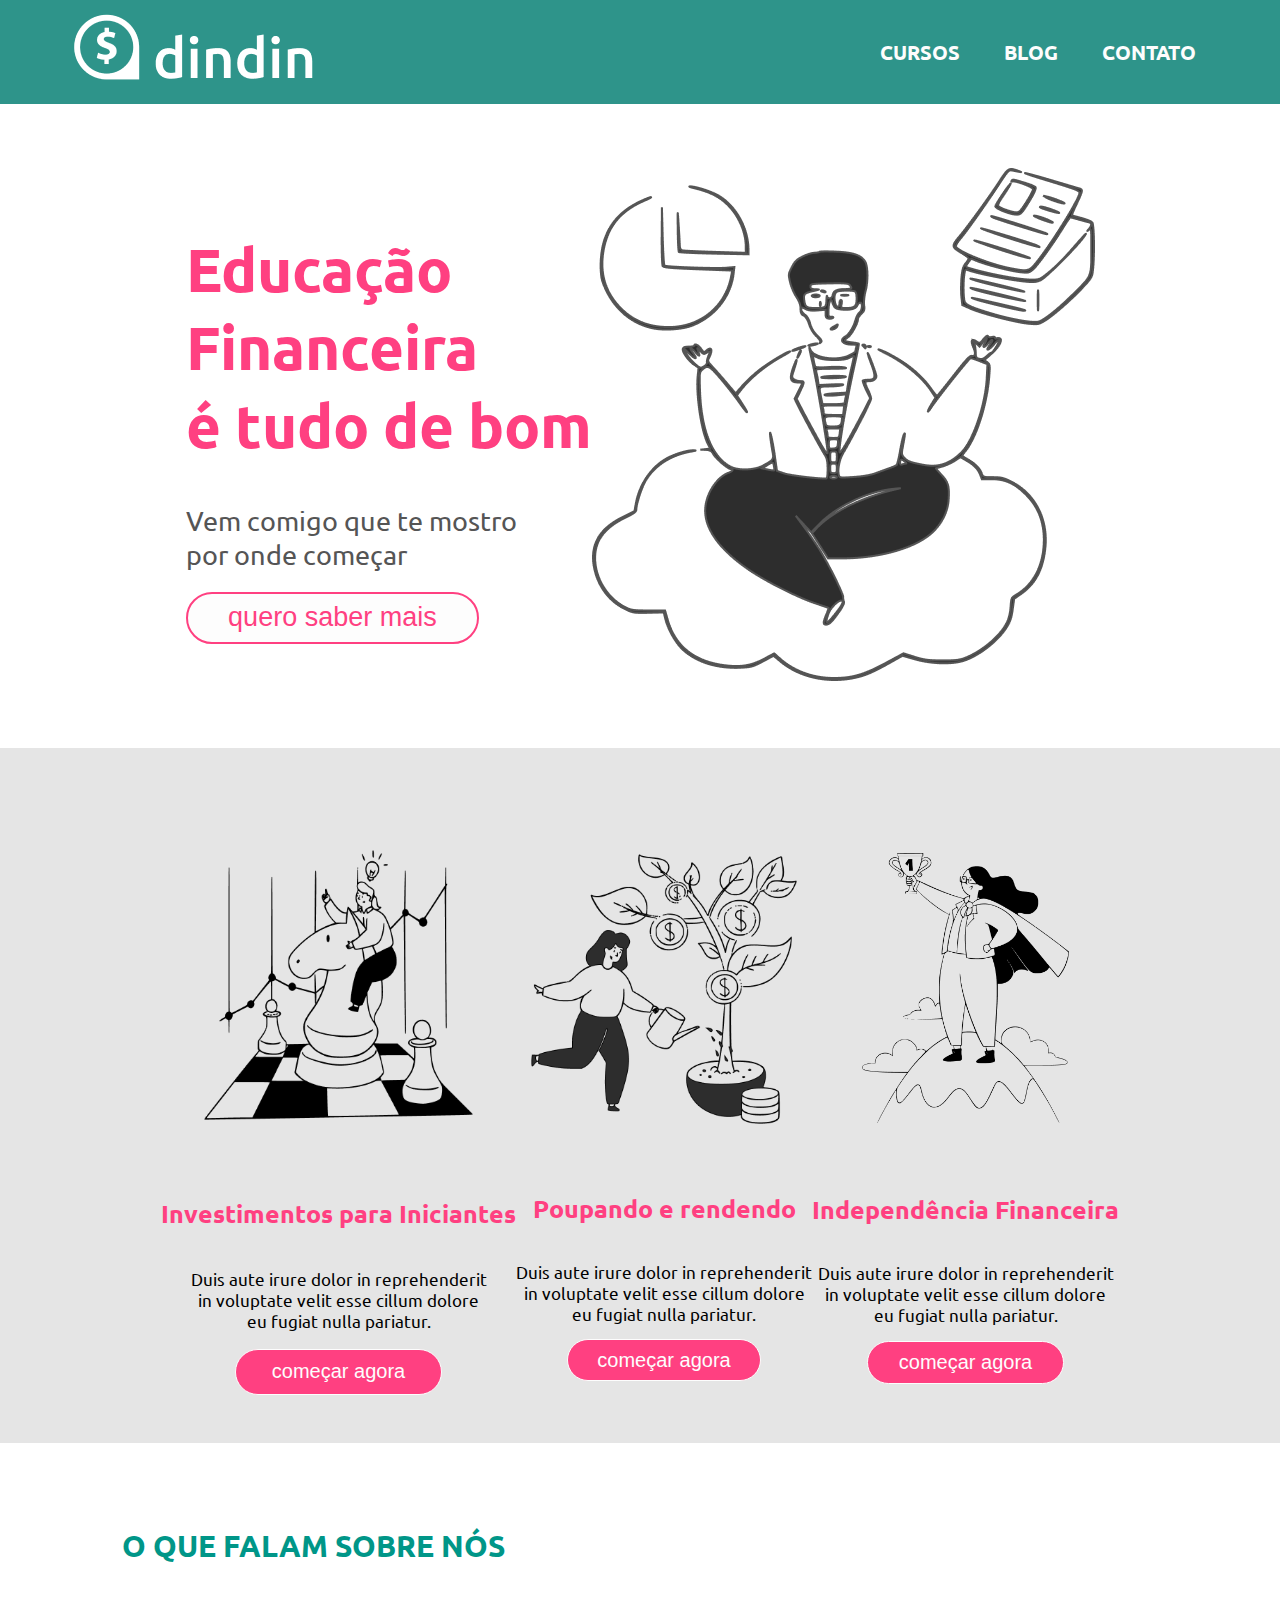
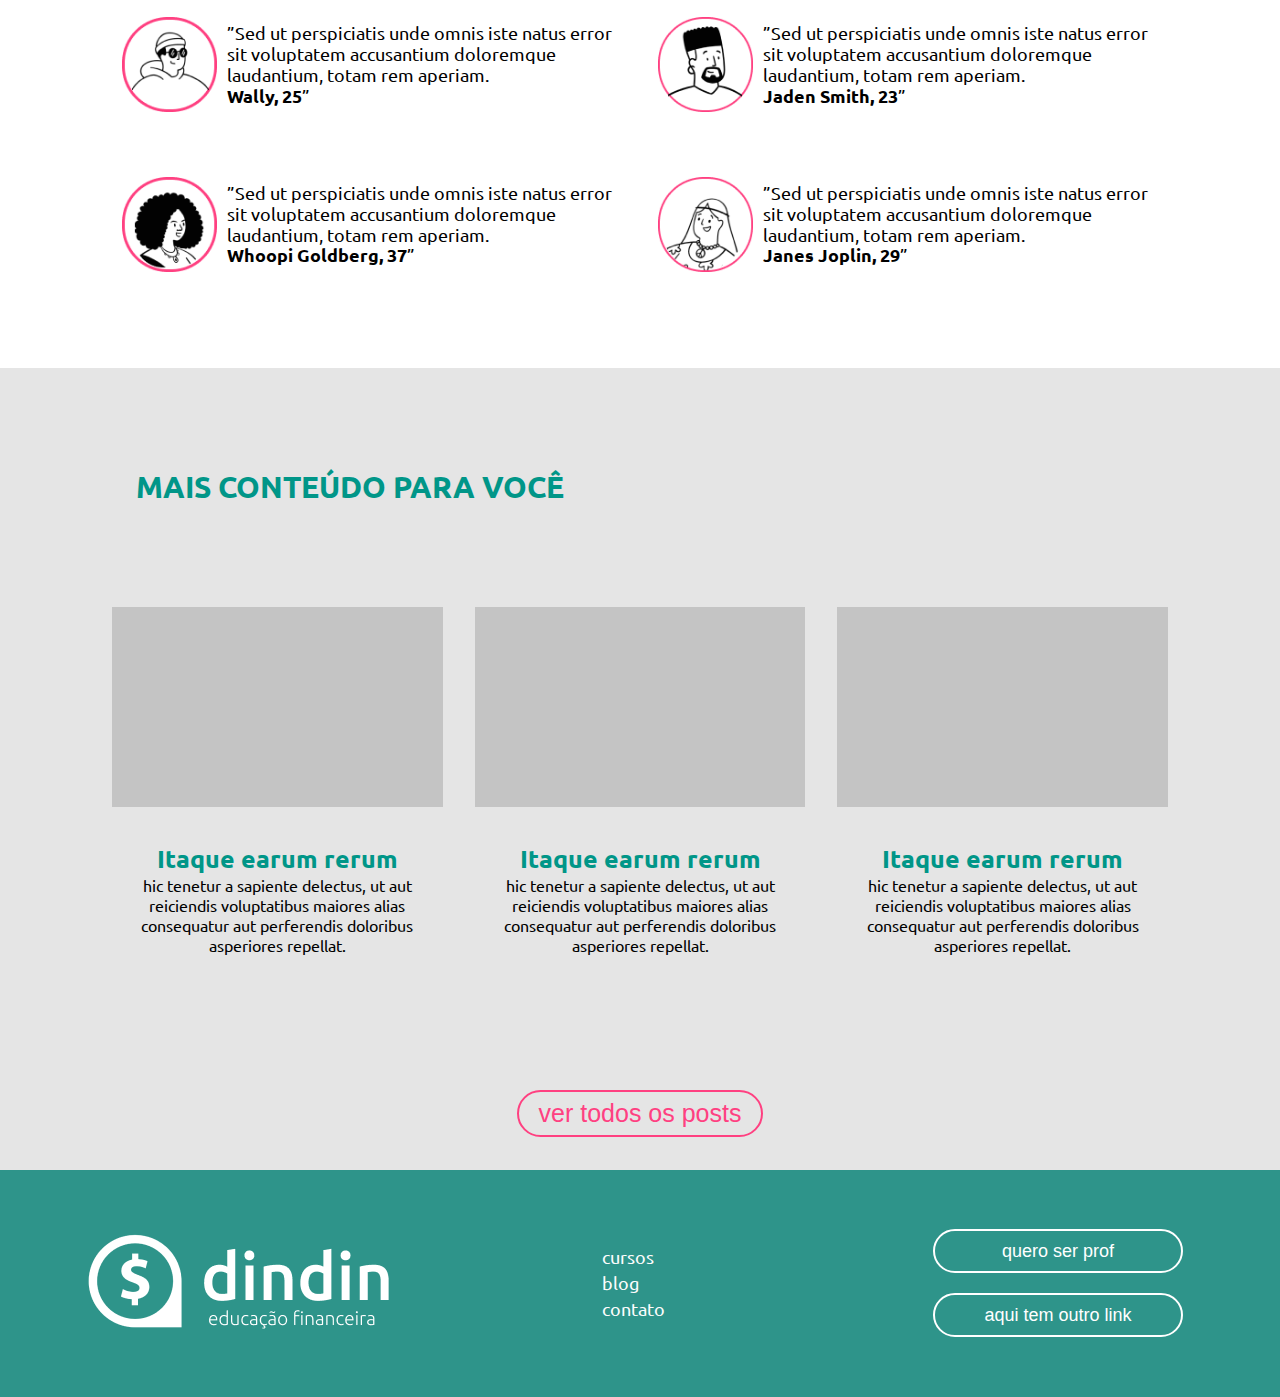
<file: index.html>
<!DOCTYPE html>
<html lang="pt-BR">

<head>
    <meta charset="UTF-8">
    <meta http-equiv="X-UA-Compatible" content="IE=edge">
    <meta name="viewport" content="width=device-width, initial-scale=1.0">
    <title>DinDin - Educação Financeira</title>
    <link rel="stylesheet" type="text/css" href="css/global.css">
</head>

<!-- https://www.figma.com/file/fBQ1nm00ynNQPK9GBwyMBc/dindin?node-id=6%3A549 -->

<body>

    <!-- ******** Header ******** -->

    <header class="container-logo">
        <div id="wrapper">
            <div>
                <a href="index.html"><img src="imgs/logo-header.png" alt="logo-dindin" class="logo"></div>
            </a>
            <nav>
                <ul class="menu">
                    <li class="menu-item">
                        <a href="cursos.html" class="menu-item-link">CURSOS</a>
                    </li>
                    <li class="menu-item">
                        <a href="./blog.html" class="menu-item-link">BLOG</a>
                    </li>
                    <li class="menu-item">
                        <a href="contato.html" class="menu-item-link">CONTATO</a>
                    </li>
                </ul>
            </nav>
        </div>
    </header>

    <!-- ******** Banner ******** -->

    <section class="banner">
        <div class="text-banner">
            <h1 class="title-banner">Educação <br>Financeira<br> é tudo de bom </h1>
            <p class="subtitle-banner">Vem comigo que te mostro<br> por onde começar</p>
            <a href="post.html"><button class="button-list">quero saber mais</button></a>

        </div>
        <div class="img-ilustra-banner">
            <img src="imgs/ilustra-banner.png" alt="Ilustração da Dindin, uma pessoa segurando papeis e com pensamentos em gestão" class="img-banner" />
        </div>
    </section>
    <main>

        <!-- ******** Main da home ******** -->

        <section class="container-list">
            <div id="wrapper">
                <div class="card-list">
                    <img src="imgs/ilustra-poupando.png" alt="uma pessoa em cima de um cavalo em um tabuleiro de xadrez" class="img-list" />
                    <h2>Investimentos para Iniciantes</h2>
                    <p>Duis aute irure dolor in reprehenderit<br> in voluptate velit esse cillum dolore<br> eu fugiat nulla pariatur.</p>
                    <a href="cursos.html"><button class="button-comecar">começar agora</button></a>
                </div>
                <div class="card-list">
                    <img src="imgs/ilustra-investimento.png" alt="mulher regando uma planta que você colhe dinheiro" class="img-list" />
                    <h2>Poupando e rendendo</h2>
                    <p>Duis aute irure dolor in reprehenderit<br> in voluptate velit esse cillum dolore<br> eu fugiat nulla pariatur.</p>
                    <a href="cursos.html"><button class="button-comecar">começar agora</button></a>
                </div>
                <div class="card-list">
                    <img src="imgs/ilustra-independencia.png" alt="Pessoa no topo da montanha ilustrando ser uma campeã" class="img-list" />
                    <h2>Independência Financeira</h2>
                    <p>Duis aute irure dolor in reprehenderit<br> in voluptate velit esse cillum dolore<br> eu fugiat nulla pariatur.</p>
                    <a href="cursos.html"><button class="button-comecar">começar agora</button></a>
                </div>
            </div>
        </section>

        <!-- ******** Section Referências ******** -->

        <section id="reference">
            <h1>O QUE FALAM SOBRE NÓS</h1>
            <div class="depoimentos">
                <div class="depoimento01">
                    <img class="image-depoimento" src="imgs/icon-wally.png">
                    <p>”Sed ut perspiciatis unde omnis iste natus error sit voluptatem accusantium doloremque laudantium, totam rem aperiam.<br /><b>Wally, 25</b>”</p>
                </div>
                <div class="depoimento01">
                    <img class="image-depoimento" src="imgs/icon-jaden.png">
                    <p>”Sed ut perspiciatis unde omnis iste natus error sit voluptatem accusantium doloremque laudantium, totam rem aperiam.<br /><b>Jaden Smith, 23</b>”</p>
                </div>
                <div class="depoimento01">
                    <img class="image-depoimento" src="imgs/icon-whoopi.png">
                    <p>”Sed ut perspiciatis unde omnis iste natus error sit voluptatem accusantium doloremque laudantium, totam rem aperiam.<br /><b>Whoopi Goldberg, 37</b>”</p>
                </div>
                <div class="depoimento01">
                    <img class="image-depoimento" src="imgs/icon-jane.png">
                    <p>”Sed ut perspiciatis unde omnis iste natus error sit voluptatem accusantium doloremque laudantium, totam rem aperiam.<br /><b>Janes Joplin, 29</b>”</p>
                </div>
            </div>
        </section>

        <!-- ******** Section More Content ******** -->

        <section class="more-content">
            <div id="wrapper">
                <h1>MAIS CONTEÚDO PARA VOCÊ</h1>
                <div class="sub-content">
                    <div>
                        <img src="imgs/retangle-cinza.png" alt="Conteúdo relacionado" class="img-content">
                        <p><span>Itaque earum rerum</span><br> hic tenetur a sapiente delectus, ut aut<br> reiciendis voluptatibus maiores alias<br> consequatur aut perferendis doloribus<br> asperiores repellat.
                        </p>
                    </div>
                    <div>
                        <img src="imgs/retangle-cinza.png" alt="Conteúdo relacionado" class="img-content">
                        <p><span>Itaque earum rerum</span><br> hic tenetur a sapiente delectus, ut aut<br> reiciendis voluptatibus maiores alias<br> consequatur aut perferendis doloribus<br> asperiores repellat.
                        </p>
                    </div>
                    <div>
                        <img src="imgs/retangle-cinza.png" alt="Conteúdo relacionado" class="img-content">
                        <p><span>Itaque earum rerum</span><br> hic tenetur a sapiente delectus, ut aut<br> reiciendis voluptatibus maiores alias<br> consequatur aut perferendis doloribus<br> asperiores repellat.
                        </p>
                    </div>

                </div>
                <div class="botao-sub-content">
                    <a href="post.html"><button class="button-final">ver todos os posts</button></a>
                </div>
            </div>
        </section>
    </main>
</body>

<!-- ******* FOOTER ****** -->
<footer>
    <div class="container-foot">
        <a href="./index.html"><img class="logo-foot" src="./imgs/logo-footer.png" alt="Logo do site Dindin" /></a>
        <nav>
            <ul class="menu-foot">
                <li class="menu-item2">
                    <a class="menu-item-link2" href="cursos.html">cursos</a>
                </li>
                <li class="menu-item2">
                    <a class="menu-item-link2" href="blog.html">blog</a>
                </li>
                <li class="menu-item2">
                    <a class="menu-item-link2" href="contato.html">contato</a>
                </li>
            </ul>
        </nav>
        <div2 class="botoes">
            <a href="contato.html"><button class="button">quero ser prof</button></a><br />
            <a href="post.html"><button class="button">aqui tem outro link</button></a>
        </div2>
    </div>
</footer>

</html>
</file>
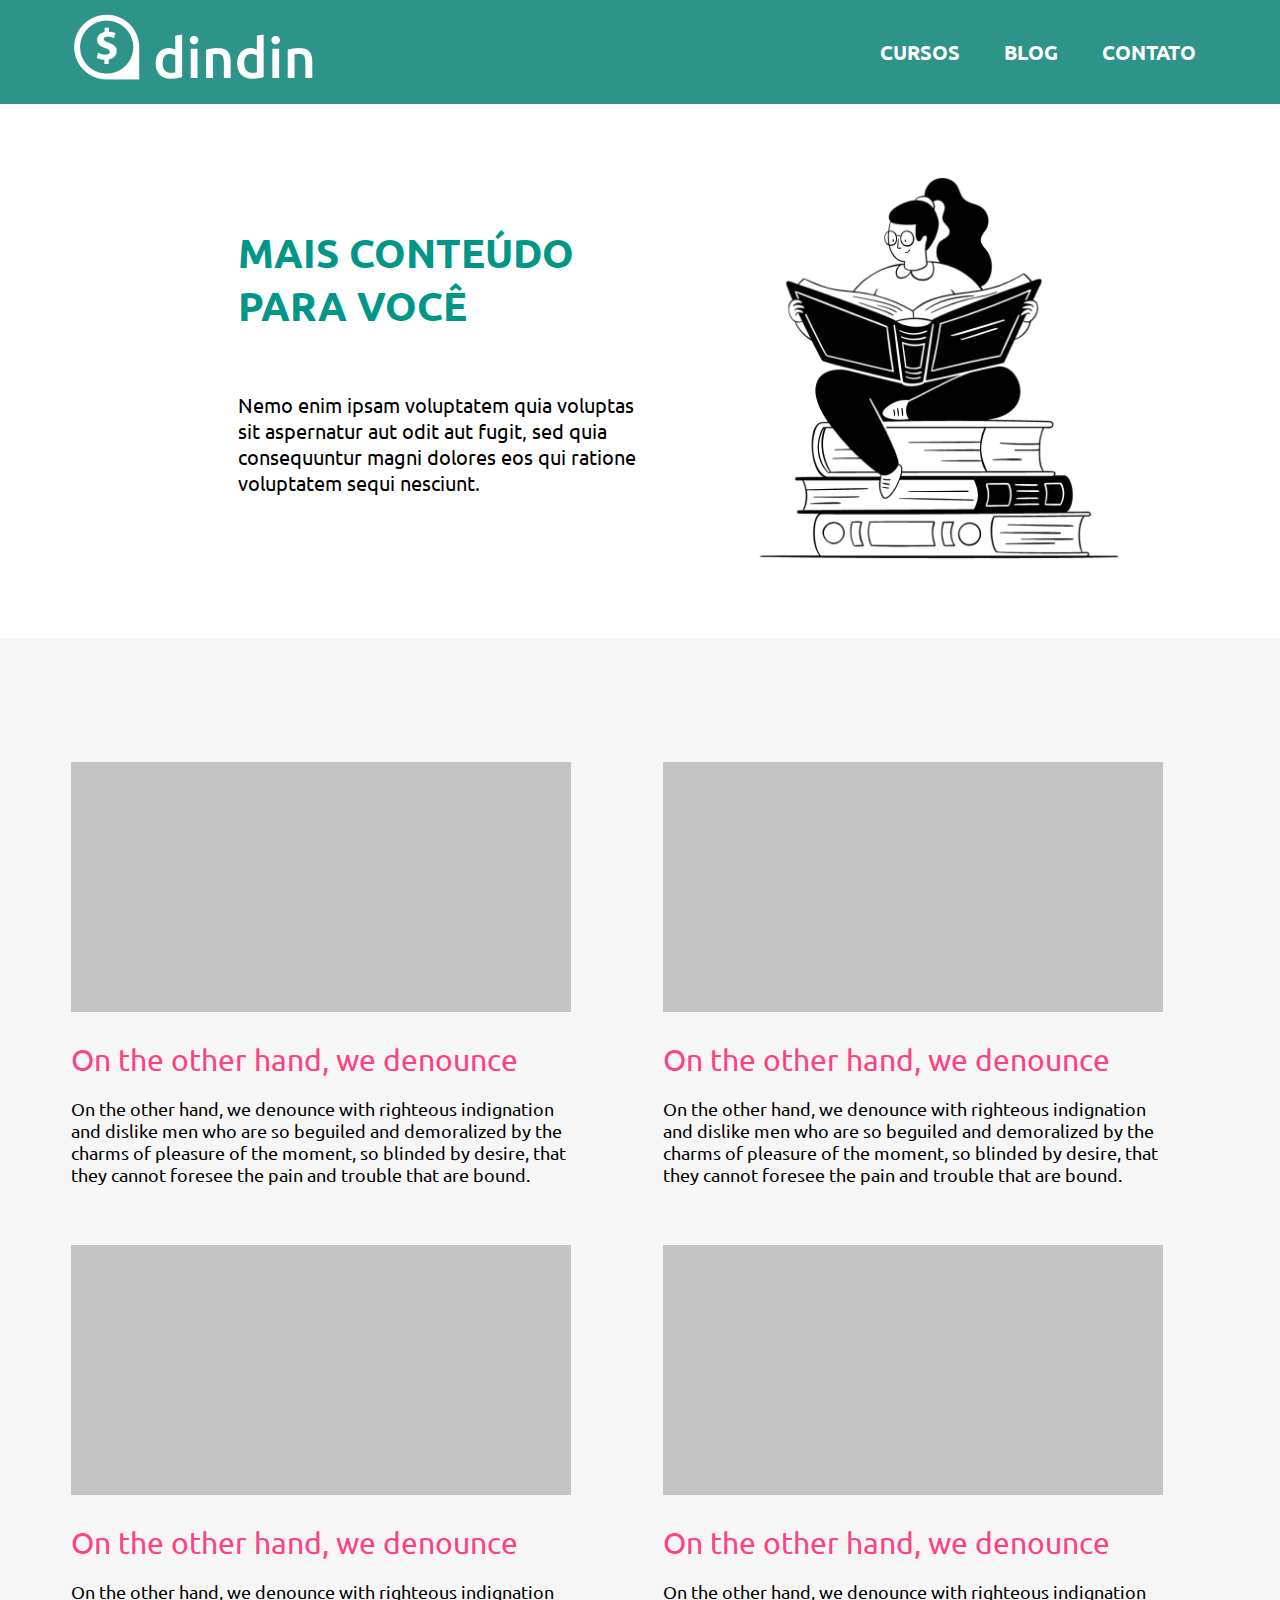
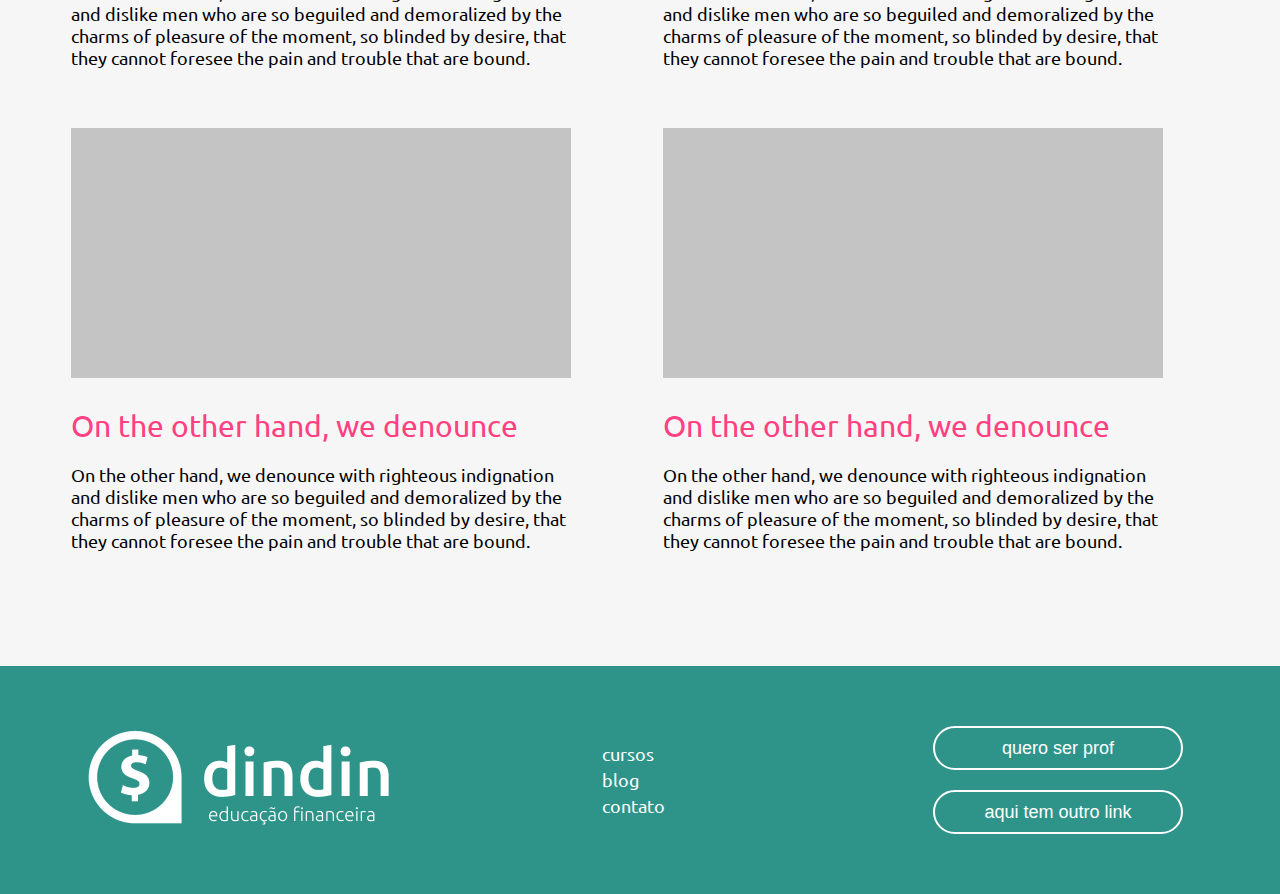
<file: blog.html>
<!DOCTYPE html>
<html lang="pt-BR">

<head>
    <meta charset="UTF-8">
    <meta http-equiv="X-UA-Compatible" content="IE=edge">
    <meta name="viewport" content="width=device-width, initial-scale=1.0">
    <title>Blog - DinDin</title>
    <link rel="stylesheet" type="text/css" href="./css/blog.css">

</head>

<body>
    <!-- ******* HEADER ****** -->

    <header class="container-logo">
        <div id="wrapper">
            <div>
                <a href="index.html"><img src="imgs/logo-header.png" alt="logo-dindin" class="logo"></div>
            </a>
            <nav>
                <ul class="menu">
                    <li class="menu-item">
                        <a href="cursos.html" class="menu-item-link">CURSOS</a>
                    </li>
                    <li class="menu-item">
                        <a href="./blog.html" class="menu-item-link">BLOG</a>
                    </li>
                    <li class="menu-item">
                        <a href="contato.html" class="menu-item-link">CONTATO</a>
                    </li>
                </ul>
            </nav>
        </div>
    </header>

    <banner>
        <div>
            <h1>MAIS CONTEÚDO<br />PARA VOCÊ</h1><br />
            <p>Nemo enim ipsam voluptatem quia voluptas sit aspernatur aut odit aut fugit, sed quia consequuntur magni dolores eos qui ratione voluptatem sequi nesciunt.</p>
        </div>
        <div2>
            <img class="image-banner" src="./imgs/ilustra-blog.png" alt="Menina lendo um livro" />
        </div2>
    </banner>
    <main>
        <div class="nav">
            <a href="post.html">
                <div class="retangulo"></div><br />
                <h3>On the other hand, we denounce</h3><br />
                <p>On the other hand, we denounce with righteous indignation and dislike men who are so beguiled and demoralized by the charms of pleasure of the moment, so blinded by desire, that they cannot foresee the pain and trouble that are bound.</p>
        </div>
        </a>
        <div class="nav">
            <a href="post.html">
                <div class="retangulo"></div><br />
                <h3>On the other hand, we denounce</h3><br />
                <p>On the other hand, we denounce with righteous indignation and dislike men who are so beguiled and demoralized by the charms of pleasure of the moment, so blinded by desire, that they cannot foresee the pain and trouble that are bound.</p>
        </div>
        </a>
        <div class="nav">
            <a href="post.html">
                <div class="retangulo"></div><br />
                <h3>On the other hand, we denounce</h3><br />
                <p>On the other hand, we denounce with righteous indignation and dislike men who are so beguiled and demoralized by the charms of pleasure of the moment, so blinded by desire, that they cannot foresee the pain and trouble that are bound.</p>
        </div>
        </a>
        <div class="nav">
            <a href="post.html">
                <div class="retangulo"></div><br />
                <h3>On the other hand, we denounce</h3><br />
                <p>On the other hand, we denounce with righteous indignation and dislike men who are so beguiled and demoralized by the charms of pleasure of the moment, so blinded by desire, that they cannot foresee the pain and trouble that are bound.</p>
        </div>
        </a>
        <div class="nav">
            <a href="post.html">
                <div class="retangulo"></div><br />
                <h3>On the other hand, we denounce</h3><br />
                <p>On the other hand, we denounce with righteous indignation and dislike men who are so beguiled and demoralized by the charms of pleasure of the moment, so blinded by desire, that they cannot foresee the pain and trouble that are bound.</p>
        </div>
        </a>
        <div class="nav">
            <a href="post.html">
                <div class="retangulo"></div><br />
                <h3>On the other hand, we denounce</h3><br />
                <p>On the other hand, we denounce with righteous indignation and dislike men who are so beguiled and demoralized by the charms of pleasure of the moment, so blinded by desire, that they cannot foresee the pain and trouble that are bound.</p>
        </div>
        </a>
    </main>
    <footer>
        <div class="container-foot">
            <a href="./index.html"><img class="logo-foot" src="./imgs/logo-footer.png" alt="Logo do site Dindin" /></a>
            <nav>
                <ul class="menu-foot">
                    <li class="menu-item2">
                        <a class="menu-item-link2" href="cursos.html">cursos</a>
                    </li>
                    <li class="menu-item2">
                        <a class="menu-item-link2" href="blog.html">blog</a>
                    </li>
                    <li class="menu-item2">
                        <a class="menu-item-link2" href="contato.html">contato</a>
                    </li>
                </ul>
            </nav>
            <div2 class="botoes">
                <a href="contato.html"><button class="button">quero ser prof</button></a><br />
                <a href="post.html"><button class="button">aqui tem outro link</button></a>
            </div2>
        </div>
    </footer>
</body>

</html>
</file>
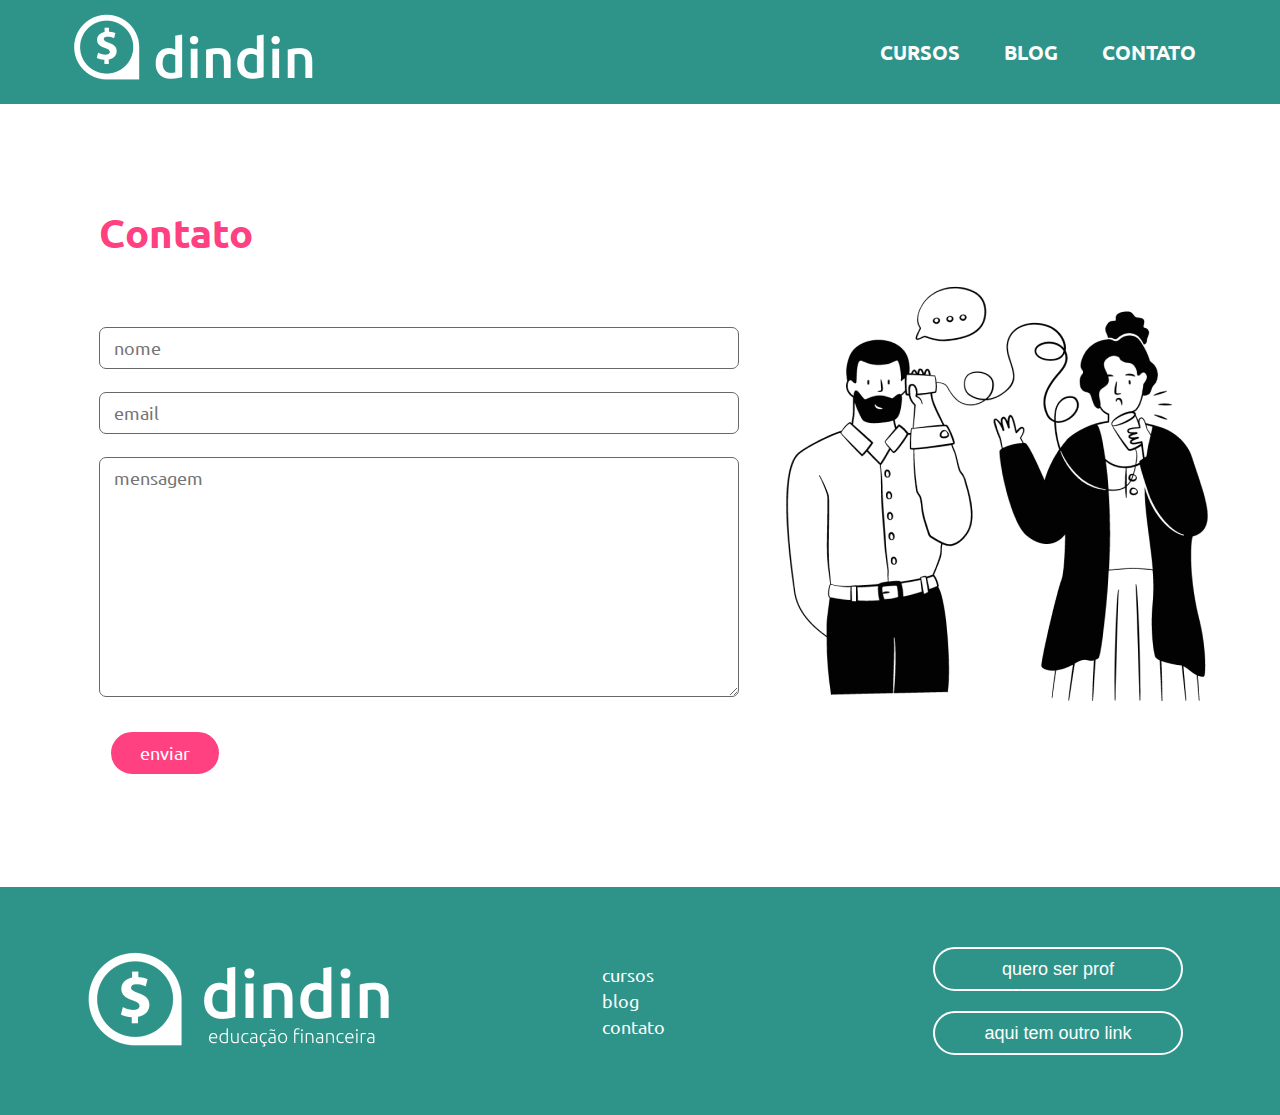
<file: contato.html>
<!DOCTYPE html>
<html lang="pt-BR">

<head>
    <meta charset="UTF-8">
    <meta http-equiv="X-UA-Compatible" content="IE=edge">
    <meta name="viewport" content="width=device-width, initial-scale=1.0">
    <title>Contato - DinDin</title>
    <link rel="stylesheet" type="text/css" href="./css/contato.css">
</head>

<body>
    <!-- **** header ***** -->
    <header class="container-logo">
        <div id="wrapper">
            <div>
                <a href="index.html"><img src="imgs/logo-header.png" alt="logo-dindin" class="logo"></div>
            </a>
            <nav>
                <ul class="menu">
                    <li class="menu-item">
                        <a href="cursos.html" class="menu-item-link">CURSOS</a>
                    </li>
                    <li class="menu-item">
                        <a href="./blog.html" class="menu-item-link">BLOG</a>
                    </li>
                    <li class="menu-item">
                        <a href="contato.html" class="menu-item-link">CONTATO</a>
                    </li>
                </ul>
            </nav>
        </div>
    </header>

    <main>
        <container id="wrapper1">
            <div class="formulario">


                <form action="#" method="post">
                    <h1>Contato</h1>
                    <input type="text" name="Name" id="name" placeholder="nome" />
                    <input type="email" name="Email" id="email" placeholder="email" />
                    <textarea type="text" name="Message" id="message" cols="20" rows="10" placeholder="mensagem"></textarea>
                    <input type="submit" name="Submit" class="button-form" value="enviar" />
                </form>
            </div>

            <div class="img-form">
                <img src="./imgs/ilustra-contato.png" alt="Casal conversando pela brincadeira de telefone sem fio" />
            </div>
        </container>
    </main>




    <footer>
        <div class="container-foot">
            <a href="./index.html"><img class="logo-foot" src="./imgs/logo-footer.png" alt="Logo do site Dindin" /></a>
            <nav>
                <ul class="menu-foot">
                    <li class="menu-item2">
                        <a class="menu-item-link2" href="cursos.html">cursos</a>
                    </li>
                    <li class="menu-item2">
                        <a class="menu-item-link2" href="blog.html">blog</a>
                    </li>
                    <li class="menu-item2">
                        <a class="menu-item-link2" href="contato.html">contato</a>
                    </li>
                </ul>
            </nav>
            <div2 class="botoes">
                <a href="contato.html"><button class="button">quero ser prof</button></a><br />
                <a href="post.html"><button class="button">aqui tem outro link</button></a>
            </div2>
        </div>
    </footer>

</body>

</html>
</file>
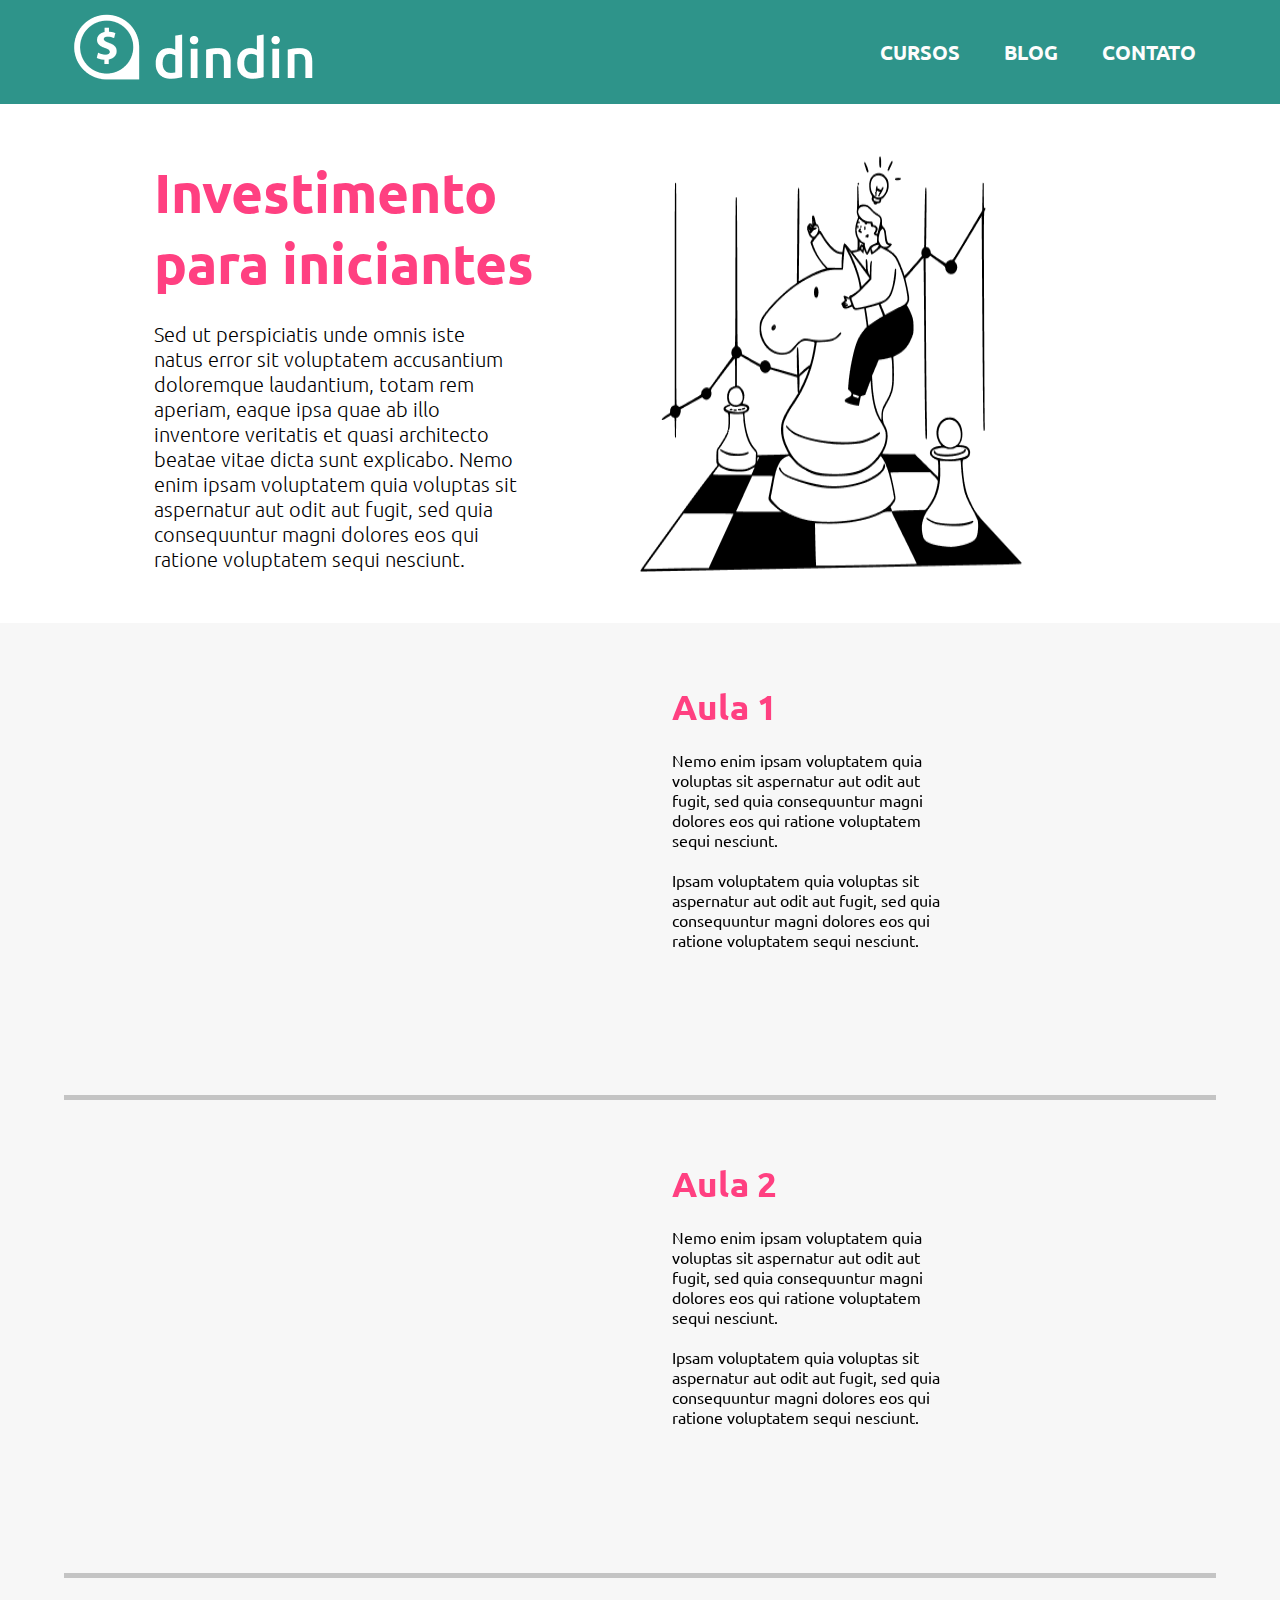
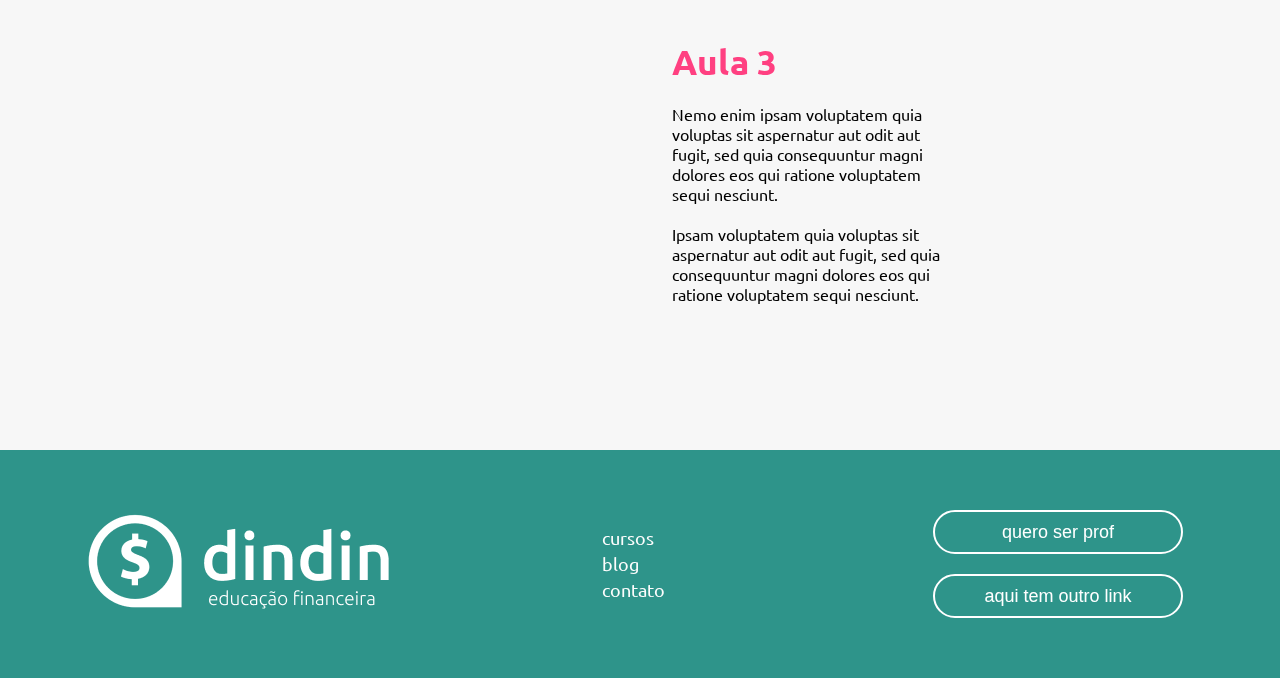
<file: curso.html>
<!DOCTYPE html>
<html lang="en">

<head>
    <meta charset="UTF-8">
    <meta http-equiv="X-UA-Compatible" content="IE=edge">
    <meta name="viewport" content="width=device-width, initial-scale=1.0">
    <title>Curso - DinDin</title>
    <link rel="stylesheet" type="text/css" href="./css/curso.css">
</head>

<body>
    <!-- **** header ***** -->
    <header class="container-logo">
        <div id="wrapper">
            <div>
                <a href="index.html"><img src="imgs/logo-header.png" alt="logo-dindin" class="logo"></div>
            </a>
            <nav>
                <ul class="menu">
                    <li class="menu-item">
                        <a href="cursos.html" class="menu-item-link">CURSOS</a>
                    </li>
                    <li class="menu-item">
                        <a href="./blog.html" class="menu-item-link">BLOG</a>
                    </li>
                    <li class="menu-item">
                        <a href="contato.html" class="menu-item-link">CONTATO</a>
                    </li>
                </ul>
            </nav>
        </div>
    </header>
    <section class="banner">
        <div id="wrapper1">
            <div class="text-banner">
                <h1 class="title-banner">Investimento <br> para iniciantes</h1>
                <p class="subtitle-banner">Sed ut perspiciatis unde omnis iste natus error sit voluptatem accusantium doloremque laudantium, totam rem aperiam, eaque ipsa quae ab illo inventore veritatis et quasi architecto beatae vitae dicta sunt explicabo. Nemo enim ipsam voluptatem
                    quia voluptas sit aspernatur aut odit aut fugit, sed quia consequuntur magni dolores eos qui ratione voluptatem sequi nesciunt. </p>
            </div>
            <div class="img-ilustra-banner">
                <img src="imgs/ilustra-poupando.png" alt="Ilustração da Dindin, uma pessoa segurando papeis e com pensamentos em gestão" class="img-banner" />
            </div>
        </div>
    </section>

    <main>
        <div id="wrapper2">
            <div class="conteudo">
                <div class="video">
                    <iframe width="462" height="261" src="https://www.youtube.com/embed/JUxWIV1rIak" title="YouTube video player" frameborder="0" allow="accelerometer; autoplay; clipboard-write; encrypted-media; gyroscope; picture-in-picture" allowfullscreen></iframe>
                </div>
                <div class="descricao">
                    <h1>Aula 1</h1>
                    <p>Nemo enim ipsam voluptatem quia voluptas sit aspernatur aut odit aut fugit, sed quia consequuntur magni dolores eos qui ratione voluptatem sequi nesciunt.
                        <p><br> Ipsam voluptatem quia voluptas sit aspernatur aut odit aut fugit, sed quia consequuntur magni dolores eos qui ratione voluptatem sequi nesciunt. </p>
                </div>
            </div>
        </div>

        <div class="linha"></div>

        <div id="wrapper2">
            <div class="conteudo">
                <div class="video">
                    <iframe width="462" height="261" src="https://www.youtube.com/embed/JUxWIV1rIak" title="YouTube video player" frameborder="0" allow="accelerometer; autoplay; clipboard-write; encrypted-media; gyroscope; picture-in-picture" allowfullscreen></iframe>
                </div>
                <div class="descricao">
                    <h1>Aula 2</h1>
                    <p>Nemo enim ipsam voluptatem quia voluptas sit aspernatur aut odit aut fugit, sed quia consequuntur magni dolores eos qui ratione voluptatem sequi nesciunt.
                        <p><br> Ipsam voluptatem quia voluptas sit aspernatur aut odit aut fugit, sed quia consequuntur magni dolores eos qui ratione voluptatem sequi nesciunt. </p>
                </div>
            </div>
        </div>

        <div class="linha"></div>

        <div id="wrapper2">
            <div class="conteudo">
                <div class="video">
                    <iframe width="462" height="261" src="https://www.youtube.com/embed/JUxWIV1rIak" title="YouTube video player" frameborder="0" allow="accelerometer; autoplay; clipboard-write; encrypted-media; gyroscope; picture-in-picture" allowfullscreen></iframe>
                </div>
                <div class="descricao">
                    <h1>Aula 3</h1>
                    <p>Nemo enim ipsam voluptatem quia voluptas sit aspernatur aut odit aut fugit, sed quia consequuntur magni dolores eos qui ratione voluptatem sequi nesciunt.
                        <p><br> Ipsam voluptatem quia voluptas sit aspernatur aut odit aut fugit, sed quia consequuntur magni dolores eos qui ratione voluptatem sequi nesciunt. </p>
                </div>
            </div>
        </div>
    </main>

    <footer>
        <div class="container-foot">
            <a href="./index.html"><img class="logo-foot" src="./imgs/logo-footer.png" alt="Logo do site Dindin" /></a>
            <nav>
                <ul class="menu-foot">
                    <li class="menu-item2">
                        <a class="menu-item-link2" href="cursos.html">cursos</a>
                    </li>
                    <li class="menu-item2">
                        <a class="menu-item-link2" href="blog.html">blog</a>
                    </li>
                    <li class="menu-item2">
                        <a class="menu-item-link2" href="contato.html">contato</a>
                    </li>
                </ul>
            </nav>
            <div2 class="botoes">
                <a href="contato.html"><button class="button">quero ser prof</button></a><br />
                <a href="post.html"><button class="button">aqui tem outro link</button></a>
            </div2>
        </div>
    </footer>

</body>

</html>
</file>
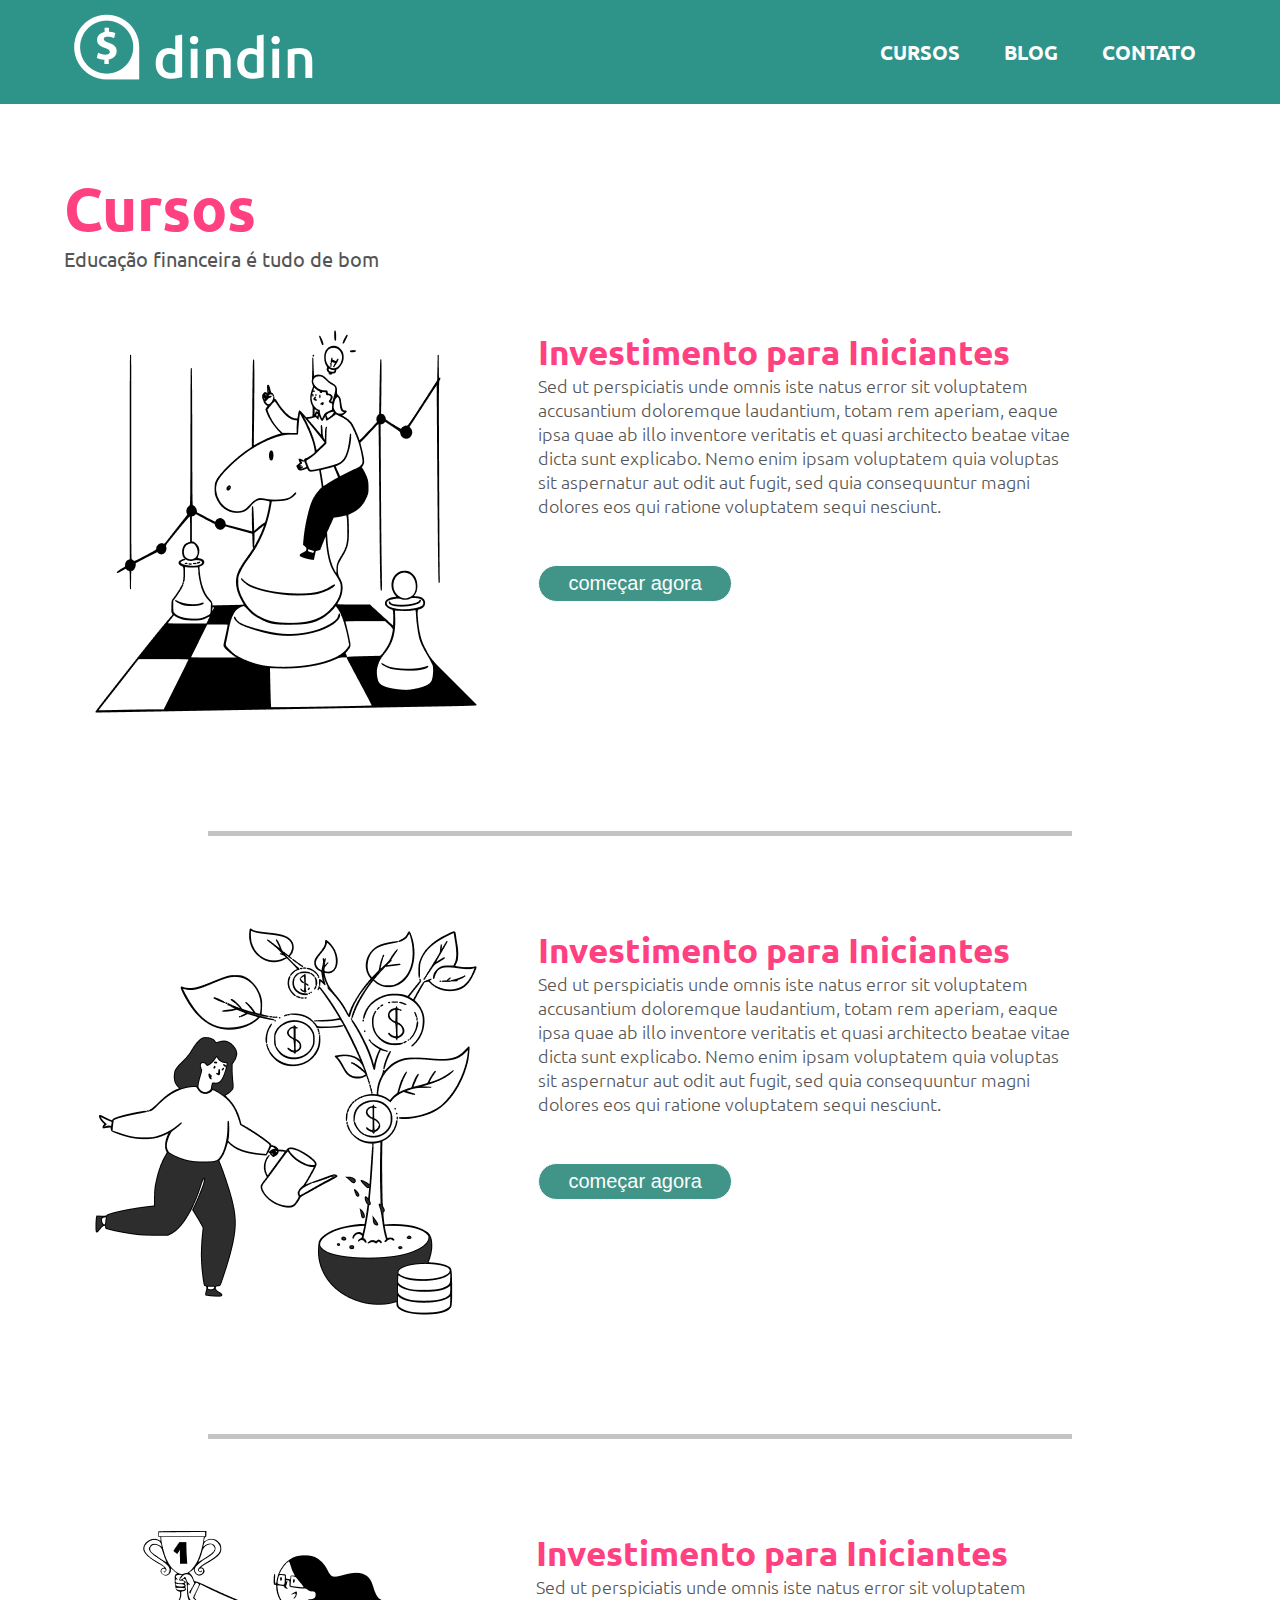
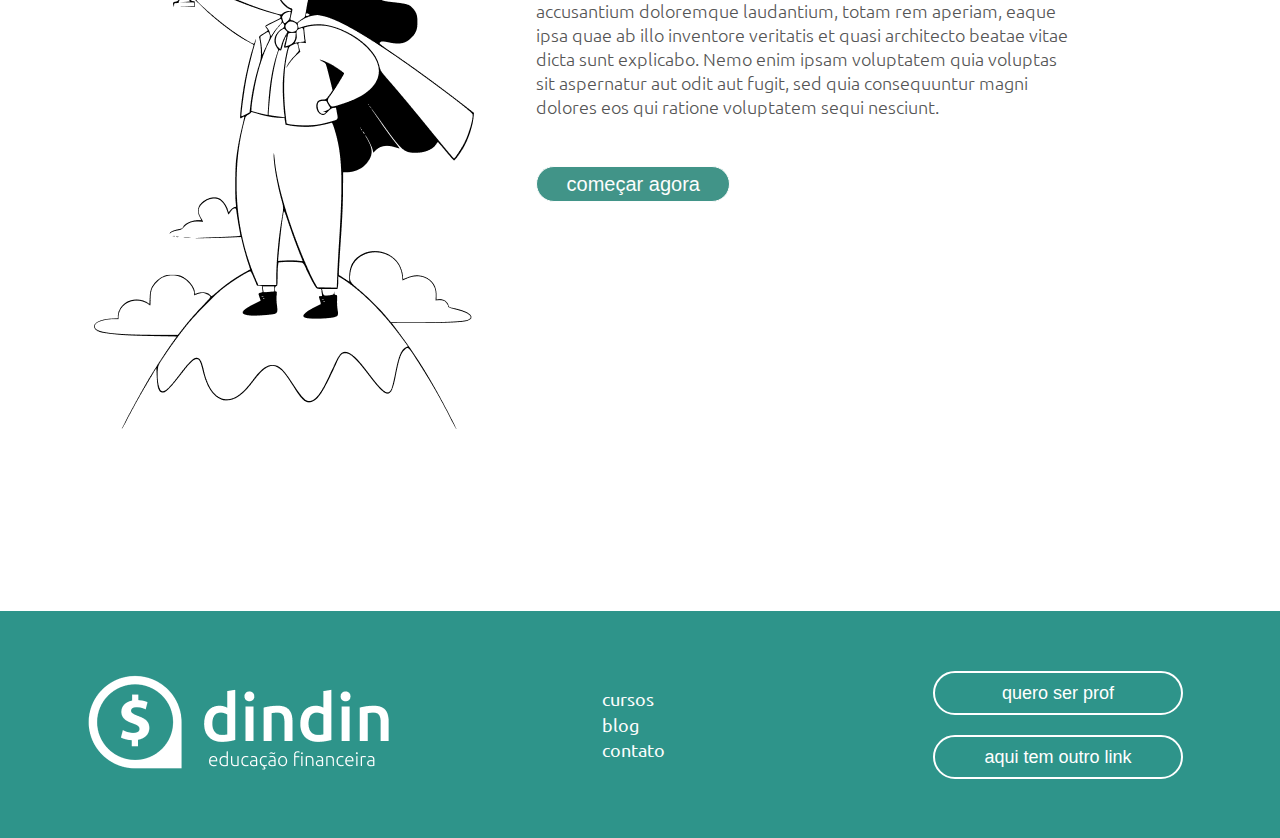
<file: cursos.html>
<!DOCTYPE html>
<html lang="en">

<head>
    <meta charset="UTF-8">
    <meta http-equiv="X-UA-Compatible" content="IE=edge">
    <meta name="viewport" content="width=device-width, initial-scale=1.0">
    <title>Cursos - DinDin</title>
    <link rel="stylesheet" type="text/css" href="./css/cursos.css">
</head>

<body>

    <header class="container-logo">
        <div id="wrapper">
            <div>
                <a href="index.html"><img src="imgs/logo-header.png" alt="logo-dindin" class="logo"></div>
            </a>
            <nav>
                <ul class="menu">
                    <li class="menu-item">
                        <a href="cursos.html" class="menu-item-link">CURSOS</a>
                    </li>
                    <li class="menu-item">
                        <a href="./blog.html" class="menu-item-link">BLOG</a>
                    </li>
                    <li class="menu-item">
                        <a href="contato.html" class="menu-item-link">CONTATO</a>
                    </li>
                </ul>
            </nav>
        </div>
    </header>


    <main>
        <div id="div-wrapper">
            <container class="content-1">
                <H1>Cursos</H1>
                <p>Educação financeira é tudo de bom </p>
                <div class="divisao">
                    <div class="conteudo">
                        <div class="img"><img src="./imgs/ilustra-poupando.png" alt="uma pessoa em cima de um cavalo em um tabuleiro de xadrez"></div>
                    </div>
                    <div class="conteudo-text">
                        <h1>Investimento para Iniciantes</h1>
                        <p>Sed ut perspiciatis unde omnis iste natus error sit voluptatem accusantium doloremque laudantium, totam rem aperiam, eaque ipsa quae ab illo inventore veritatis et quasi architecto beatae vitae dicta sunt explicabo. Nemo enim ipsam
                            voluptatem quia voluptas sit aspernatur aut odit aut fugit, sed quia consequuntur magni dolores eos qui ratione voluptatem sequi nesciunt. </p>
                        <a href="curso.html"><button class="button-list">começar agora</button></a></div>
                </div>
            </container>

            <div class="linha"></div>


            <container class="content-1">
                <div class="divisao">
                    <div class="conteudo">
                        <div class="img"><img src="./imgs/ilustra-investimento.png" alt="uma pessoa em cima de um cavalo em um tabuleiro de xadrez"></div>
                    </div>
                    <div class="conteudo-text">
                        <h1>Investimento para Iniciantes</h1>
                        <p>Sed ut perspiciatis unde omnis iste natus error sit voluptatem accusantium doloremque laudantium, totam rem aperiam, eaque ipsa quae ab illo inventore veritatis et quasi architecto beatae vitae dicta sunt explicabo. Nemo enim ipsam
                            voluptatem quia voluptas sit aspernatur aut odit aut fugit, sed quia consequuntur magni dolores eos qui ratione voluptatem sequi nesciunt. </p>
                        <a href="curso.html"><button class="button-list">começar agora</button></a></div>
                </div>
            </container>
            <div class="linha"></div>
            <container class="content-1">
                <div class="divisao">
                    <div class="conteudo">
                        <div class="img"><img src="./imgs/ilustra-independencia.png" alt="uma pessoa em cima de um cavalo em um tabuleiro de xadrez"></div>
                    </div>
                    <div class="conteudo-text">
                        <h1>Investimento para Iniciantes</h1>
                        <p>Sed ut perspiciatis unde omnis iste natus error sit voluptatem accusantium doloremque laudantium, totam rem aperiam, eaque ipsa quae ab illo inventore veritatis et quasi architecto beatae vitae dicta sunt explicabo. Nemo enim ipsam
                            voluptatem quia voluptas sit aspernatur aut odit aut fugit, sed quia consequuntur magni dolores eos qui ratione voluptatem sequi nesciunt. </p>
                        <a href="curso.html"><button class="button-list">começar agora</button></a></div>
                </div>
            </container>



        </div>
    </main>

    <footer>
        <div class="container-foot">
            <a href="./index.html"><img class="logo-foot" src="./imgs/logo-footer.png" alt="Logo do site Dindin" /></a>
            <nav>
                <ul class="menu-foot">
                    <li class="menu-item2">
                        <a class="menu-item-link2" href="cursos.html">cursos</a>
                    </li>
                    <li class="menu-item2">
                        <a class="menu-item-link2" href="blog.html">blog</a>
                    </li>
                    <li class="menu-item2">
                        <a class="menu-item-link2" href="contato.html">contato</a>
                    </li>
                </ul>
            </nav>
            <div2 class="botoes">
                <a href="contato.html"><button class="button">quero ser prof</button></a><br />
                <a href="post.html"><button class="button">aqui tem outro link</button></a>
            </div2>
        </div>
    </footer>

</body>

</html>
</file>
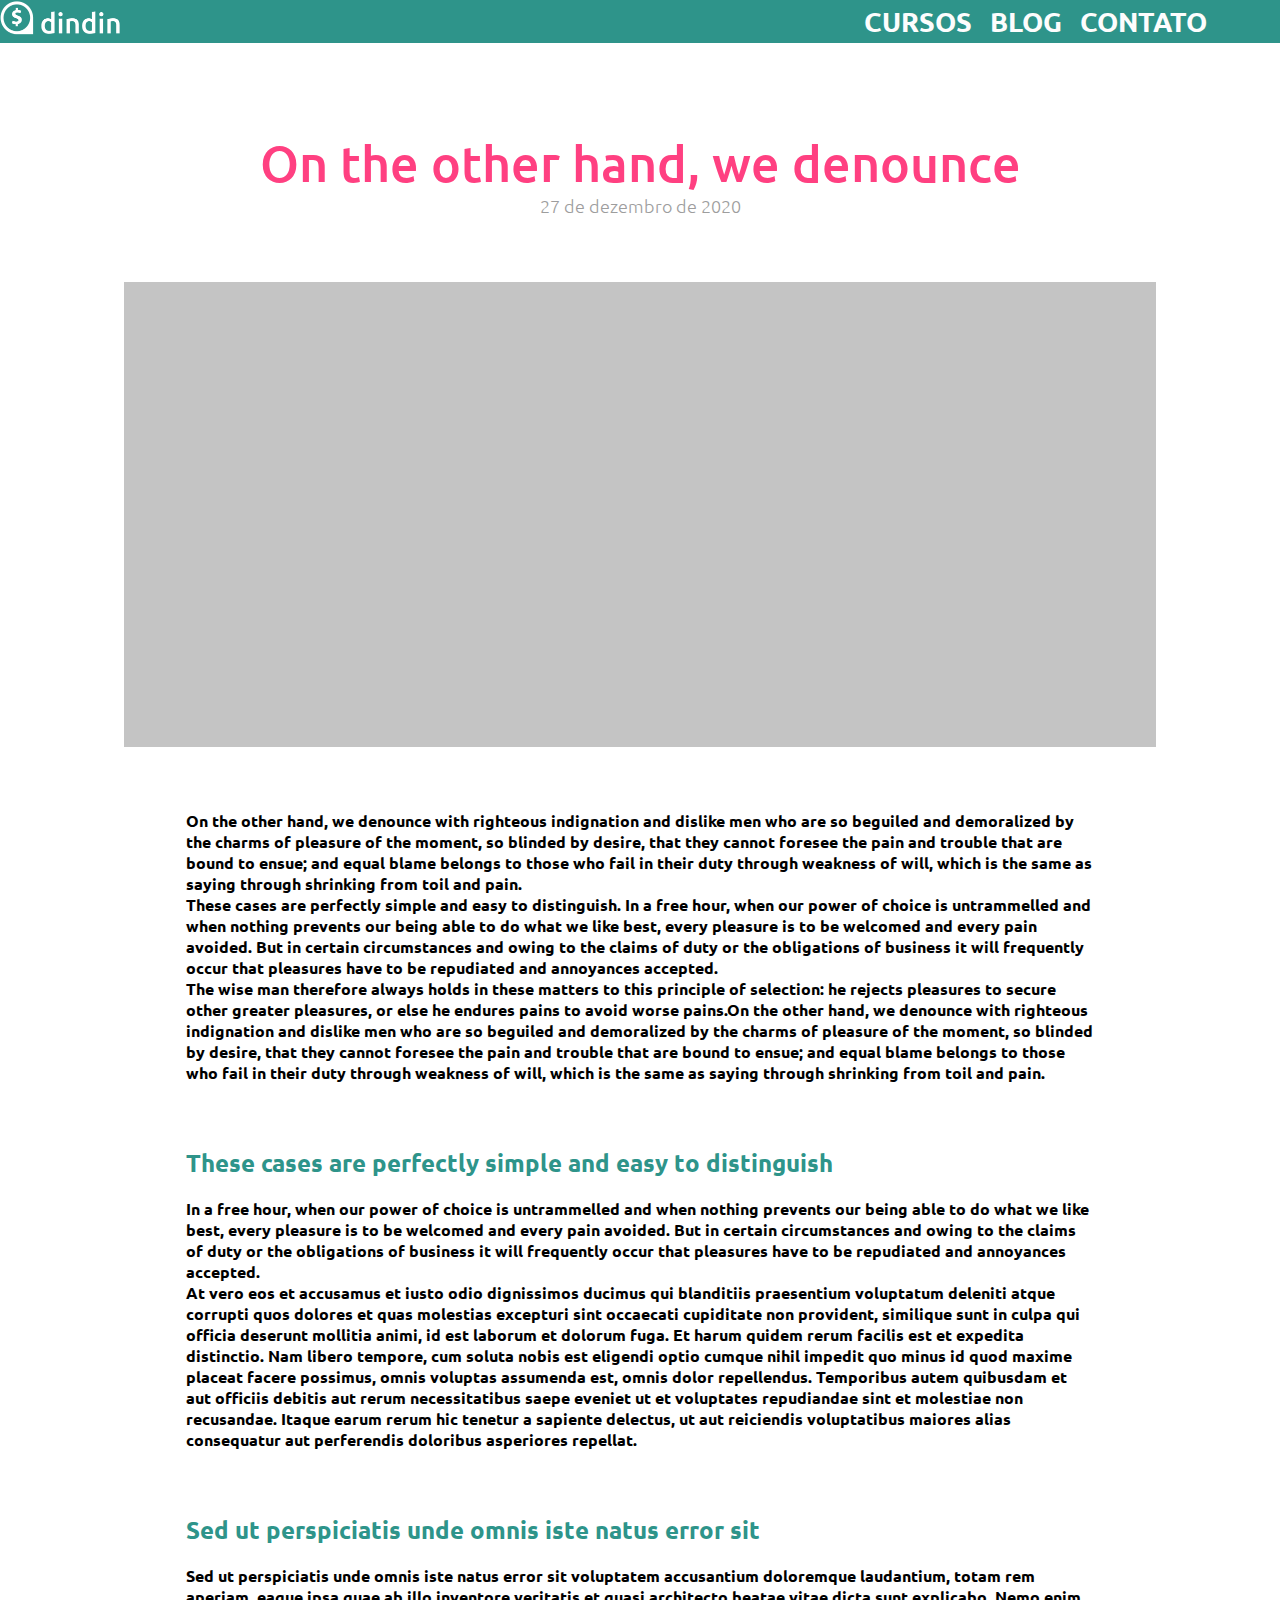
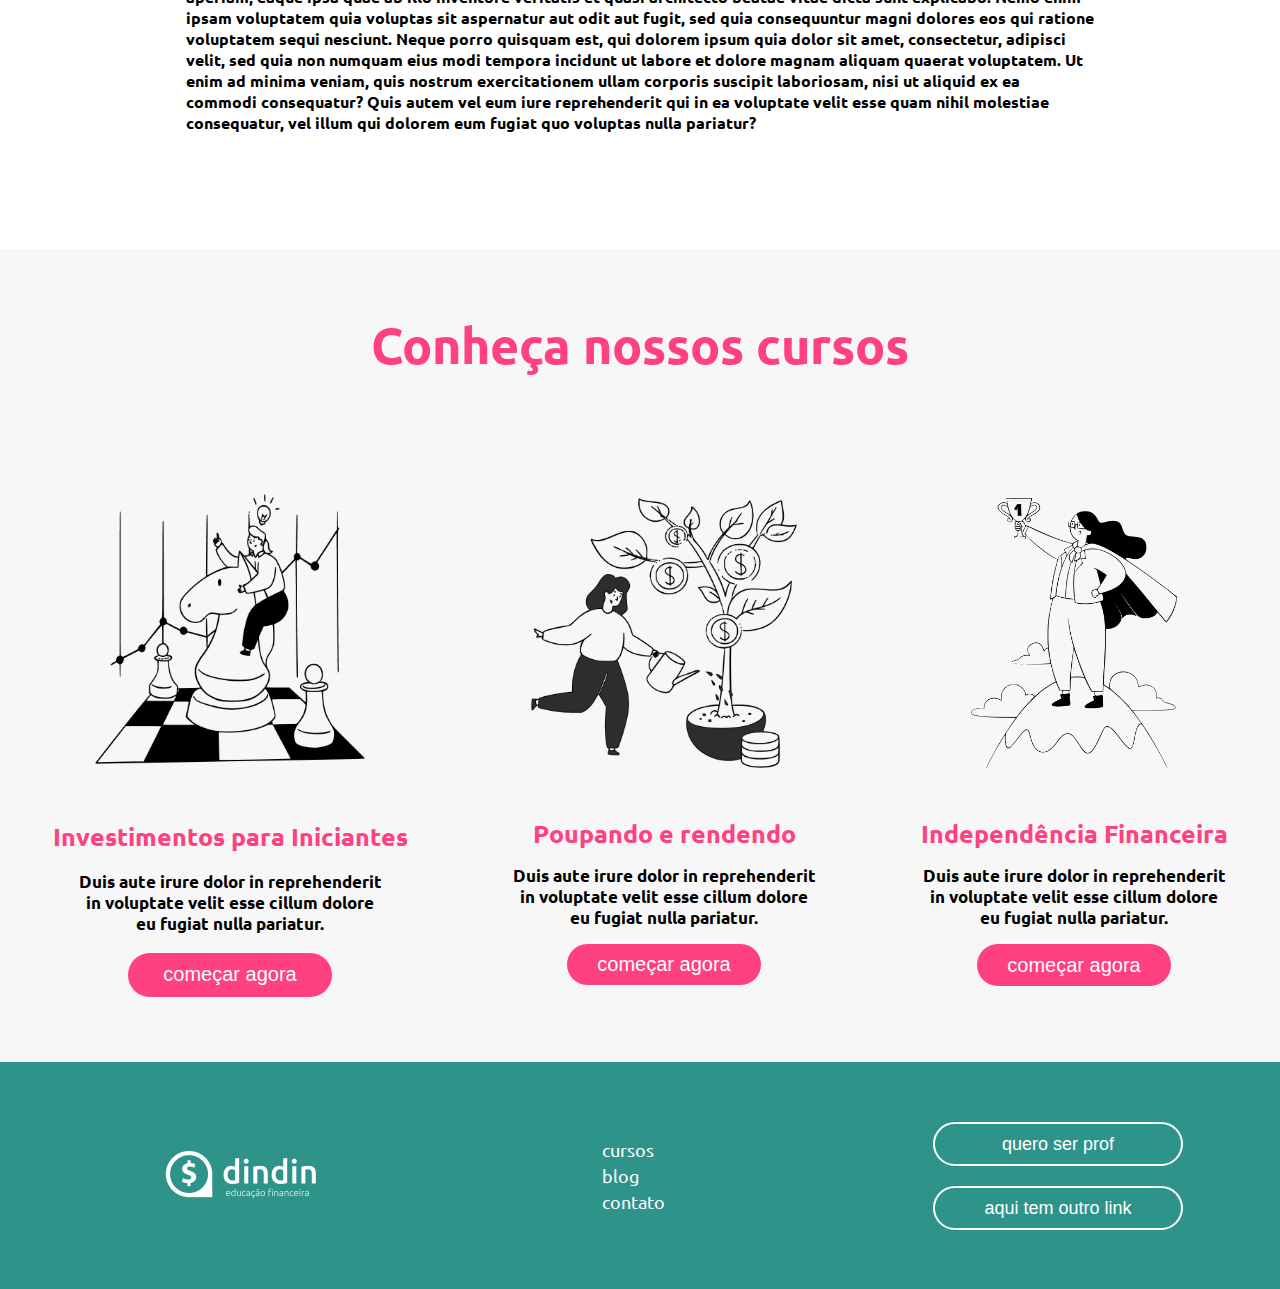
<file: post.html>
<!DOCTYPE html>
<html lang="pt-BR">

<head>
    <meta charset="UTF-8">
    <meta http-equiv="X-UA-Compatible" content="IE=edge">
    <meta name="viewport" content="width=device-width, initial-scale=1.0">
    <title>Post - DinDin</title>
    <link rel="stylesheet" type="text/css" href="./css/post.css">
</head>

<body>
    <!-- **** header ***** -->
    <header class="container-logo">
        <div id="wrapper">
            <div>
                <a href="index.html"><img src="imgs/logo-header.png" alt="logo-dindin" class="logo"></div>
            </a>
            <nav>
                <ul class="menu">
                    <li class="menu-item">
                        <a href="cursos.html" class="menu-item-link">CURSOS</a>
                    </li>
                    <li class="menu-item">
                        <a href="./blog.html" class="menu-item-link">BLOG</a>
                    </li>
                    <li class="menu-item">
                        <a href="contato.html" class="menu-item-link">CONTATO</a>
                    </li>
                </ul>
            </nav>
        </div>
    </header>

    <main>
        <div id="wrapper2">
            <article>
                <h1>On the other hand, we denounce</h1>
                <p class="date">27 de dezembro de 2020</p>
                <div class="retangle"><img src="./imgs/foto-post.png" alt="Imagem do post"></div>
                <p>On the other hand, we denounce with righteous indignation and dislike men who are so beguiled and demoralized by the charms of pleasure of the moment, so blinded by desire, that they cannot foresee the pain and trouble that are bound to
                    ensue; and equal blame belongs to those who fail in their duty through weakness of will, which is the same as saying through shrinking from toil and pain.</p>

                <p>These cases are perfectly simple and easy to distinguish. In a free hour, when our power of choice is untrammelled and when nothing prevents our being able to do what we like best, every pleasure is to be welcomed and every pain avoided.
                    But in certain circumstances and owing to the claims of duty or the obligations of business it will frequently occur that pleasures have to be repudiated and annoyances accepted.</p>

                <p>The wise man therefore always holds in these matters to this principle of selection: he rejects pleasures to secure other greater pleasures, or else he endures pains to avoid worse pains.On the other hand, we denounce with righteous indignation
                    and dislike men who are so beguiled and demoralized by the charms of pleasure of the moment, so blinded by desire, that they cannot foresee the pain and trouble that are bound to ensue; and equal blame belongs to those who fail in
                    their duty through weakness of will, which is the same as saying through shrinking from toil and pain. </p>

                <h2>These cases are perfectly simple and easy to distinguish</h2>

                <p>In a free hour, when our power of choice is untrammelled and when nothing prevents our being able to do what we like best, every pleasure is to be welcomed and every pain avoided. But in certain circumstances and owing to the claims of
                    duty or the obligations of business it will frequently occur that pleasures have to be repudiated and annoyances accepted.</p>

                <p>At vero eos et accusamus et iusto odio dignissimos ducimus qui blanditiis praesentium voluptatum deleniti atque corrupti quos dolores et quas molestias excepturi sint occaecati cupiditate non provident, similique sunt in culpa qui officia
                    deserunt mollitia animi, id est laborum et dolorum fuga. Et harum quidem rerum facilis est et expedita distinctio. Nam libero tempore, cum soluta nobis est eligendi optio cumque nihil impedit quo minus id quod maxime placeat facere
                    possimus, omnis voluptas assumenda est, omnis dolor repellendus. Temporibus autem quibusdam et aut officiis debitis aut rerum necessitatibus saepe eveniet ut et voluptates repudiandae sint et molestiae non recusandae. Itaque earum
                    rerum hic tenetur a sapiente delectus, ut aut reiciendis voluptatibus maiores alias consequatur aut perferendis doloribus asperiores repellat.</p>

                <h2>Sed ut perspiciatis unde omnis iste natus error sit </h2>
                <p>Sed ut perspiciatis unde omnis iste natus error sit voluptatem accusantium doloremque laudantium, totam rem aperiam, eaque ipsa quae ab illo inventore veritatis et quasi architecto beatae vitae dicta sunt explicabo. Nemo enim ipsam voluptatem
                    quia voluptas sit aspernatur aut odit aut fugit, sed quia consequuntur magni dolores eos qui ratione voluptatem sequi nesciunt. Neque porro quisquam est, qui dolorem ipsum quia dolor sit amet, consectetur, adipisci velit, sed quia
                    non numquam eius modi tempora incidunt ut labore et dolore magnam aliquam quaerat voluptatem. Ut enim ad minima veniam, quis nostrum exercitationem ullam corporis suscipit laboriosam, nisi ut aliquid ex ea commodi consequatur? Quis
                    autem vel eum iure reprehenderit qui in ea voluptate velit esse quam nihil molestiae consequatur, vel illum qui dolorem eum fugiat quo voluptas nulla pariatur?</p>
            </article>

        </div>

    </main>
    <section class="container-list">
        <div id="wrapper4">
            <h1>Conheça nossos cursos</h1>
        </div>



        <div id="wrapper3">
            <div class="card-list">
                <img src="imgs/ilustra-poupando.png" alt="uma pessoa em cima de um cavalo em um tabuleiro de xadrez" class="img-list" />
                <h2>Investimentos para Iniciantes</h2>
                <p>Duis aute irure dolor in reprehenderit<br> in voluptate velit esse cillum dolore<br> eu fugiat nulla pariatur.</p>
                <a href="curso.html"><button class="button-comecar">começar agora</button></a>
            </div>
            <div class="card-list">
                <img src="imgs/ilustra-investimento.png" alt="mulher regando uma planta que você colhe dinheiro" class="img-list" />
                <h2>Poupando e rendendo</h2>
                <p>Duis aute irure dolor in reprehenderit<br> in voluptate velit esse cillum dolore<br> eu fugiat nulla pariatur.</p>
                <a href="curso.html"><button class="button-comecar">começar agora</button></a>
            </div>
            <div class="card-list">
                <img src="imgs/ilustra-independencia.png" alt="Pessoa no topo da montanha ilustrando ser uma campeã" class="img-list" />
                <h2>Independência Financeira</h2>
                <p>Duis aute irure dolor in reprehenderit<br> in voluptate velit esse cillum dolore<br> eu fugiat nulla pariatur.</p>
                <a href="curso.html"><button class="button-comecar">começar agora</button></a>
            </div>
        </div>
    </section>

    <footer>
        <div class="container-foot">
            <a href="./index.html"><img class="logo-foot" src="./imgs/logo-footer.png" alt="Logo do site Dindin" /></a>
            <nav>
                <ul class="menu-foot">
                    <li class="menu-item2">
                        <a class="menu-item-link2" href="cursos.html">cursos</a>
                    </li>
                    <li class="menu-item2">
                        <a class="menu-item-link2" href="blog.html">blog</a>
                    </li>
                    <li class="menu-item2">
                        <a class="menu-item-link2" href="contato.html">contato</a>
                    </li>
                </ul>
            </nav>
            <div2 class="botoes">
                <a href="contato.html"><button class="button">quero ser prof</button></a><br />
                <a href="post.html"><button class="button">aqui tem outro link</button></a>
            </div2>
        </div>
    </footer>
</body>

</html>
</file>
<file: css/global.css>
@import url('https://fonts.googleapis.com/css2?family=Ubuntu:wght@400;700&display=swap');
html {
    box-sizing: border-box;
}

body {
    font-family: 'Ubuntu';
    /* background-color: #E5E5E5; */
    margin: 0;
}

@media (max-width: 768px) {
    /* HEADER */
    #wrapper {
        display: flex;
        flex-direction: column;
        align-items: center;
        justify-content: center;
        width: 100%;
        margin: 0;
        padding: 0;
        text-align: center;
        align-content: center;
    }
    header img {
        width: 40%;
        height: 40%;
    }
    .menu {
        align-items: center;
        justify-content: space-around;
        display: flex;
    }
    .menu a {
        font-size: 3vh;
        margin: 1vh;
    }
    /* BANNER */
    .banner {
        text-align: center;
    }
    .banner h1 {
        font-size: 40px;
    }
    .subtitle-banner p {
        font-size: 20px;
    }
    .img-banner {
        display: none;
        /* margin: 20px auto;
        width: 100%;
        height: 50vh; */
    }
    /* MAIS CONTEÚDO */
    .more-content img {
        width: 300px;
        height: 181px;
    }
    .more-content {
        padding: 0;
        padding-top: 5rem;
    }
    /* footer */
    footer img {
        width: 50%;
        height: 50%;
    }
    p {
        font-weight: 600;
    }
    header a {
        font-weight: 600;
    }
}


/* section,
    main {
        max-width: 1440px;
        margin: 0 auto;
    } */

.more-content,
.container-list {
    background-color: #E5E5E5;
}


/* REFERÊNCIA */


/* .reference div {
        display: flex;
        flex-wrap: wrap;
        flex-direction: column;
        width: 100%;
    } */


/* FINAL RESPONSIVIDADE */


/* HEADER */

#wrapper {
    max-width: 1440px;
    position: relative;
    display: flex;
    flex-wrap: wrap;
    align-items: center;
    justify-content: space-between;
    align-content: center;
    /* box-shadow: 0px 3px 7px rgba(0, 0, 0, 0.25); */
}

.container-logo {
    width: 100%;
    margin: 0 auto;
    background-color: #2E948A;
}

nav {
    text-align: right;
    margin-right: 5%;
}

.menu {
    padding: 0;
    margin: 0;
    list-style: none;
}

.logo {
    padding: 5% 30%;
}

.menu-item {
    display: inline;
}

.menu-item-link {
    color: #FDFDFD;
    font-weight: 700;
    font-size: 20px;
    text-decoration: none;
    margin: 10px 20px;
}


/* ***** FOOTER **** */

footer {
    background-color: #2E948A;
    padding: 1% 2%
}

.container-foot {
    display: flex;
    flex-wrap: wrap;
    justify-content: space-between;
    align-items: center;
    align-content: center;
    text-align: center;
    margin: 3% 5%;
}

.logo-foot nav {
    text-align: left;
    margin-right: 5%;
}

ul {
    margin: 0;
    padding: 0;
    list-style: none;
}

.menu2 {
    margin: 0;
    padding: 0;
}

.menu-item-link2 {
    color: #FDFDFD;
    font-size: 18px;
    line-height: 25.9px;
    text-decoration: none;
    margin: 10px 20px;
}

.menu-foot {
    text-align: left;
}

.botoes {
    align-items: left;
    text-align: left;
    text-decoration: none;
}

div2 button {
    border-style: none;
    background-color: #2E948A;
    color: #FFFFFF;
    font-size: 18px;
    cursor: pointer;
    margin: 10px;
    border: 2px solid #FFFFFF;
    box-sizing: border-box;
    border-radius: 62px;
    padding: 10px 40px;
    height: 40px;
    width: 250px;
    padding-bottom: 30px;
}

div2 button:hover {
    transition: .5s all;
    transform: scale(1.1);
    background-color: #FFFFFF;
    color: #2E948A;
}


/* ***** FINAL FOOTER **** */


/********************/


/*CONTEÚDO PRINCIPAL*/


/* Section da 1ª página */


/********************/

.banner {
    display: flex;
    flex-wrap: wrap;
    margin: 5%;
    align-items: center;
    justify-content: center;
}

.title-banner {
    color: #FF4081;
    font-weight: 700;
    font-size: 60px;
    text-align: left;
    margin: 0;
    padding: 5% 0;
}

.subtitle-banner {
    color: #555555;
    font-size: 27px;
    margin: 0;
    padding: 5% 0;
    text-align: left;
}


/********************/


/* botão da section1 home */


/********************/

.button-list {
    padding-top: 5%;
    border: 2px solid #ff4081;
    box-sizing: border-box;
    border-radius: 62px;
    font-size: 27px;
    color: #FF4081;
    padding: 2% 10%;
    justify-content: center;
    text-align: center;
    background-color: #FDFDFD;
    cursor: pointer;
}

.button-list:hover {
    transition: 0.5s all;
    transform: scale(1.1);
    background-color: #FF4081;
    color: #FDFDFD;
}

.img-ilustra-banner {
    height: 50%;
    margin: 15 auto;
}


/********************/


/* botão da section2 container-list */


/********************/

.container-list {
    background-color: #E5E5E5;
    display: flex;
    flex-wrap: wrap;
    align-items: center;
    justify-content: space-around;
    align-content: center;
    border: 0;
    text-align: center;
}

.container-list h2 {
    font-size: 25px;
    font-weight: 700;
    color: #FF4081;
}

.container-list p {
    color: #000000;
    font-size: 17px;
    margin: 0;
    padding: 5% 0;
    text-align: center;
}

.container-list img {
    height: 270px;
    margin: 15% 5%;
}

.card-list {
    margin: 5% auto;
}

.button-comecar {
    border-radius: 62px;
    box-sizing: border-box;
    font-size: 20px;
    color: #FDFDFD;
    padding: 3% 10%;
    justify-content: center;
    text-align: center;
    background-color: #FF4081;
    cursor: pointer;
    border: 1px solid #FDFDFD;
}

.button-comecar:hover {
    background-color: #E5E5E5;
    color: #FF4081;
    transition: 0.5s all;
    transform: scale(1.1);
    border: 2px solid #FF4081;
}


/* ******************************** */


/* ***** SECTION COMENTARIOS ***** */


/* ******************************** */

#reference {
    background-color: #FFFFFF;
    padding: 5% 5%;
    align-items: center;
}

#reference h1 {
    color: #009688;
    text-align: left;
    font-size: 30px;
    font-weight: bold;
    margin-left: 5%;
}

#reference p {
    font-size: 18px;
    line-height: 20.9px;
    text-align: left;
}

.image-depoimento {
    width: 95px;
    margin-right: 10px;
}

.depoimentos {
    display: flex;
    flex-wrap: wrap;
    justify-content: space-between;
    margin: 0 5%;
}

.depoimento01 {
    display: flex;
    width: 500px;
    text-align: left;
    align-items: center;
    margin: 20px 0;
}


/* ******************************** */


/* ***** MORE CONTENT ***** */


/* ******************************** */

.more-content {
    background-color: #E5E5E5;
    padding: 5rem 5rem 0rem 5rem;
    box-sizing: border-box;
    justify-content: space-around;
    align-items: center;
    border: 0;
}

.more-content h1 {
    color: #009688;
    text-align: left;
    font-size: 30px;
    font-weight: bold;
    margin-left: 5%;
}

.botao-sub-content {
    margin: 0 auto;
    align-items: center;
    justify-content: center;
    text-align: center;
    padding: 2%;
}

.botao-sub-content button {
    border-style: none;
    background-color: transparent;
    color: #FF4081;
    font-size: 25px;
    cursor: pointer;
    border: 2px solid #FF4081;
    box-sizing: border-box;
    border-radius: 62px;
    padding: 7px 20px;
    margin-top: 7%;
    margin-bottom: 4%;
}

.botao-sub-content button:hover {
    transition: 0.5s all;
    transform: scale(1.1);
    background-color: #FF4081;
    color: #FDFDFD;
}

.img-content {
    height: 200px;
    margin: 0 0 1rem 0 !important;
}

.sub-content {
    display: flex;
    flex-wrap: wrap;
    margin: 5rem auto;
    justify-content: space-around;
    align-items: center;
    align-content: center;
    text-align: center;
    border: 0;
}

.sub-content div {
    justify-content: center;
    align-items: center;
    align-content: center;
    margin: 0 1rem;
}

.sub-content span {
    color: #009688;
    font-weight: 700;
    font-size: 25px;
}


/* RESPONSIVIDADE */
</file>
<file: css/blog.css>
@import url('https://fonts.googleapis.com/css2?family=Ubuntu:wght@400;700&display=swap');
        html {
            box-sizing: border-box;
            margin: 0;
        }
        
        body {
            font-family: 'Ubuntu';
            /* background-color: #E5E5E5; */
            margin: 0;
        }
        /* HEADER */
        
        #wrapper {
            max-width: 1440px;
            position: relative;
            display: flex;
            flex-wrap: wrap;
            align-items: center;
            justify-content: space-between;
            align-content: center;
            /* box-shadow: 0px 3px 7px rgba(0, 0, 0, 0.25); */
        }
        
        .container-logo {
            width: 100%;
            margin: 0 auto;
            background-color: #2E948A;
        }
        
        nav {
            text-align: right;
            margin-right: 5%;
        }
        
        .menu {
            padding: 0;
            margin: 0;
            list-style: none;
        }
        
        .logo {
            padding: 5% 30%;
        }
        
        .menu-item {
            display: inline;
        }
        
        .menu-item-link {
            color: #FDFDFD;
            font-weight: 700;
            font-size: 20px;
            text-decoration: none;
            margin: 10px 20px;
        }
        /* MAIN */
        
        main {
            margin: 0;
            background-color: #F6F6F6;
            display: flex;
            flex-wrap: wrap;
            justify-content: space-evenly;
            align-items: center;
            padding: 7% 2%;
        }
        
        main a {
            text-decoration: none;
            color: initial;
        }
        
        main h3 {
            color: #FF4081;
            text-align: left;
            font-size: 30px;
            font-weight: normal;
            margin: 0;
        }
        
        main p {
            font-size: 18px;
            margin: 0;
            padding: 0;
        }
        
        .nav {
            display: flex;
            width: 500px;
            text-align: left;
            align-items: center;
            justify-content: center;
            margin: 2% 0;
        }
        
        .retangulo {
            width: 500px;
            height: 250px;
            background-color: #C4C4C4;
            margin: 10px 0;
        }
        /* FOTTER */
        
        footer {
            background-color: #2E948A;
            padding: 1% 2%
        }
        
        .container-foot {
            display: flex;
            flex-wrap: wrap;
            justify-content: space-between;
            align-items: center;
            align-content: center;
            text-align: center;
            margin: 3% 5%;
        }
        
        .logo-foot nav {
            text-align: left;
            margin-right: 5%;
        }
        
        ul {
            margin: 0;
            padding: 0;
            list-style: none;
        }
        
        .menu2 {
            margin: 0;
            padding: 0;
        }
        
        .menu-item-link2 {
            color: #FDFDFD;
            font-size: 18px;
            line-height: 25.9px;
            text-decoration: none;
            margin: 10px 20px;
        }
        
        .menu-foot {
            text-align: left;
        }
        
        .botoes {
            align-items: left;
            text-align: left;
        }
        
        .button {
            border-style: none;
            background-color: #2E948A;
            color: #FFFFFF;
            font-size: 18px;
            cursor: pointer;
            margin: 10px;
            border: 2px solid #FFFFFF;
            box-sizing: border-box;
            border-radius: 62px;
            padding: 10px 40px;
            height: 40px;
            width: 250px;
            padding-bottom: 30px;
        }
        
        .button:hover {
            transition: .5 all;
            background-color: #FFFFFF;
            color: #2E948A;
        }
        /* BANNER TOPO */
        
        banner {
            display: flex;
            flex-wrap: wrap;
            padding: 5%;
            justify-content: center;
            align-content: center;
        }
        
        banner div {
            align-items: center;
            width: 35%;
            padding: 5%;
        }
        
        banner h1 {
            margin: 0;
            padding: 0;
            color: #009688;
            text-align: left;
            font-size: 40px;
        }
        
        banner p {
            padding-top: 5%;
            text-align: left;
            color: black;
            font-size: 20px;
            font-style: normal;
        }
        
        .button-banner {
            border-style: none;
            background-color: #FFFFFF;
            color: #FF4081;
            font-size: 20px;
            cursor: pointer;
            margin: 10px;
            border: 2px solid #FF4081;
            box-sizing: border-box;
            border-radius: 62px;
            padding: 7px 20px;
        }
        
        .button-banner:hover {
            transition: .5 all;
            background-color: #FF4081;
            color: #FFFFFF;
        }
        
        .image-banner {
            height: 400px;
            padding: 0 10%;
        }
        
        @media (max-width: 768px) {
            /* HEADER */
            #wrapper {
                display: flex;
                flex-direction: column;
                align-items: center;
                justify-content: center;
                width: 100%;
                margin: 0;
                padding: 0;
                text-align: center;
                align-content: center;
            }
            header img {
                width: 50%;
                height: 50%;
            }
            .menu {
                align-items: center;
                justify-content: space-around;
                display: flex;
            }
            .menu a {
                font-size: 3vh;
                margin: 1vh;
            }
            /* footer */
            footer img {
                width: 50%;
                height: 50%;
            }
            p {
                font-weight: 600;
            }
            header a {
                font-weight: 600;
            }
            /* **** BANNER **** */
            .image-banner {
                width: 200px;
                height: 200px;
                padding: 5%;
            }
            banner div {
                align-items: center;
                width: 95%;
                padding: 1%;
            }
            .retangulo {
                width: 280px;
                height: 250px;
                margin: 0;
            }
            main {
                display: flex;
                flex-direction: column;
                justify-content: center;
            }
            main a {
                width: 315px;
            }
            .nav {
                width: 300px;
            }
        }
</file>
<file: css/contato.css>
@import url('https://fonts.googleapis.com/css2?family=Ubuntu:wght@400;700&display=swap');
 * {
     box-sizing: border-box;
     margin: 0;
     padding: 0;
 }
 
 body {
     font-family: 'Ubuntu';
     /* background-color: #E5E5E5; */
     margin: 0;
 }
 /* HEADER */
 
 #wrapper {
     max-width: 1440px;
     position: relative;
     display: flex;
     flex-wrap: wrap;
     align-items: center;
     justify-content: space-between;
     align-content: center;
     /* box-shadow: 0px 3px 7px rgba(0, 0, 0, 0.25); */
 }
 
 .container-logo {
     width: 100%;
     margin: 0 auto;
     background-color: #2E948A;
 }
 
 nav {
     text-align: right;
     margin-right: 5%;
 }
 
 .menu {
     padding: 0;
     margin: 0;
     list-style: none;
 }
 
 .logo {
     padding: 5% 30%;
 }
 
 .menu-item {
     display: inline;
 }
 
 .menu-item-link {
     color: #FDFDFD;
     font-weight: 700;
     font-size: 20px;
     text-decoration: none;
     margin: 10px 20px;
 }
 /* ****** FOOTER ****** */
 /* FOTTER */
 
 footer {
     background-color: #2E948A;
     padding: 1% 2%
 }
 
 .container-foot {
     display: flex;
     flex-wrap: wrap;
     justify-content: space-between;
     align-items: center;
     align-content: center;
     text-align: center;
     margin: 3% 5%;
 }
 
 .logo-foot nav {
     text-align: left;
     margin-right: 5%;
 }
 
 ul {
     margin: 0;
     padding: 0;
     list-style: none;
 }
 
 .menu2 {
     margin: 0;
     padding: 0;
 }
 
 .menu-item-link2 {
     color: #FDFDFD;
     font-size: 18px;
     line-height: 25.9px;
     text-decoration: none;
     margin: 10px 20px;
 }
 
 .menu-foot {
     text-align: left;
 }
 
 .botoes {
     align-items: left;
     text-align: left;
 }
 
 .button {
     border-style: none;
     background-color: #2E948A;
     color: #FFFFFF;
     font-size: 18px;
     cursor: pointer;
     margin: 10px;
     border: 2px solid #FFFFFF;
     box-sizing: border-box;
     border-radius: 62px;
     padding: 10px 40px;
     height: 40px;
     width: 250px;
     padding-bottom: 30px;
 }
 
 .button:hover {
     transition: .5 all;
     background-color: #FFFFFF;
     color: #2E948A;
 }
 /* ***** FORM ***** */
 
 #wrapper1 {
     max-width: 1440px;
     margin: 5% auto;
     display: flex;
     justify-content: center;
     align-items: center;
     gap: 5%;
 }
 
 form h1 {
     font-size: 40px;
     color: #FF4081;
 }
 
 #name {
     margin-top: 15%;
 }
 
 form {
     margin: 5px;
     box-sizing: border-box;
     border-radius: 20px;
     width: 80%;
     display: flex;
     flex-direction: column;
     align-content: center;
     justify-content: center;
     padding: 5%;
 }
 
 input,
 textarea {
     padding: 2%;
     margin-bottom: 5%;
     width: 50vw;
     gap: 25%;
     font-size: 18px;
     background: #FFFFFF;
     border: 1px solid #686868;
     box-sizing: border-box;
     border-radius: 7px;
     font-family: 'Ubuntu';
 }
 
 input::placeholder,
 textarea::placeholder {
     padding-left: 5px;
 }
 
 .button-form {
     border-style: none;
     background-color: #FF4081;
     color: #FFFFFF;
     font-size: 18px;
     cursor: pointer;
     margin: 10px;
     border: 2px solid #FFFFFF;
     box-sizing: border-box;
     border-radius: 50px;
     padding: 10px 20px;
     height: 15%;
     width: 7rem;
 }
 
 .button-form:hover {
     transition: .5s all;
     transform: scale(1.1);
     background-color: #FFFFFF;
     color: #FF4081;
     border: 2px solid #FF4081;
 }
 
 @media (max-width: 950px) {
     /* HEADER */
     #wrapper {
         display: flex;
         flex-direction: column;
         align-items: center;
         justify-content: center;
         width: 100%;
         margin: 0;
         padding: 0;
         text-align: center;
         align-content: center;
     }
     header img {
         width: 50%;
         height: 50%;
     }
     .menu {
         align-items: center;
         justify-content: space-around;
         display: flex;
     }
     .menu a {
         font-size: 3vh;
         margin: 1vh;
     }
     /* footer */
     footer img {
         width: 50%;
         height: 50%;
     }
     p {
         font-weight: 600;
     }
     header a {
         font-weight: 600;
     }
     /* **** BANNER **** */
     .img-form img {
         display: none;
     }
     .logo {
         padding: 0;
     }
     form {
         flex-direction: column;
         align-items: stretch;
     }
 }
</file>
<file: css/curso.css>
@import url('https://fonts.googleapis.com/css2?family=Ubuntu:wght@400;700&display=swap');
* {
    box-sizing: border-box;
    margin: 0;
    padding: 0;
}

body {
    font-family: 'Ubuntu';
    /* background-color: #E5E5E5; */
    margin: 0;
}


/* HEADER */

#wrapper {
    max-width: 1440px;
    position: relative;
    display: flex;
    flex-wrap: wrap;
    align-items: center;
    justify-content: space-between;
    align-content: center;
    /* box-shadow: 0px 3px 7px rgba(0, 0, 0, 0.25); */
}

.container-logo {
    width: 100%;
    margin: 0 auto;
    background-color: #2E948A;
}

nav {
    text-align: right;
    margin-right: 5%;
}

.menu {
    padding: 0;
    margin: 0;
    list-style: none;
}

.logo {
    padding: 5% 30%;
}

.menu-item {
    display: inline;
}

.menu-item-link {
    color: #FDFDFD;
    font-weight: 700;
    font-size: 20px;
    text-decoration: none;
    margin: 10px 20px;
}


/* ****** FOOTER ****** */


/* FOTTER */

footer {
    background-color: #2E948A;
    padding: 1% 2%
}

.container-foot {
    display: flex;
    flex-wrap: wrap;
    justify-content: space-between;
    align-items: center;
    align-content: center;
    text-align: center;
    margin: 3% 5%;
}

.logo-foot nav {
    text-align: left;
    margin-right: 5%;
}

ul {
    margin: 0;
    padding: 0;
    list-style: none;
}

.menu2 {
    margin: 0;
    padding: 0;
}

.menu-item-link2 {
    color: #FDFDFD;
    font-size: 18px;
    line-height: 25.9px;
    text-decoration: none;
    margin: 10px 20px;
}

.menu-foot {
    text-align: left;
}

.botoes {
    align-items: left;
    text-align: left;
}

.button {
    border-style: none;
    background-color: #2E948A;
    color: #FFFFFF;
    font-size: 18px;
    cursor: pointer;
    margin: 10px;
    border: 2px solid #FFFFFF;
    box-sizing: border-box;
    border-radius: 62px;
    padding: 10px 40px;
    height: 40px;
    width: 250px;
    padding-bottom: 30px;
}

.button:hover {
    transition: .5 all;
    background-color: #FFFFFF;
    color: #2E948A;
}


/* ***** BANNER ***** */

section #wrapper1 {
    display: flex;
    margin: 0 auto;
    justify-content: center;
    max-width: 1440px;
    flex-wrap: wrap;
}

#wrapper1 div {
    width: 50%;
    display: flex;
    flex-wrap: wrap;
}


/* ****textos do banner**** */

.text-banner,
.img-ilustra-banner {
    padding: 4% 0% 4% 12%;
    margin: 0 auto;
}

.img-ilustra-banner {
    padding: 4% 0% 4% 0%;
}

.text-banner h1 {
    font-size: 55px;
    color: #FF4081;
    margin-bottom: 5%;
}

.text-banner p {
    font-weight: 300;
    font-size: 20px;
    width: 75%;
}


/* ****** 2 secao***** */

main {
    background-color: #F7F7F7;
    display: flex;
    flex-direction: column;
    justify-content: center;
    align-items: center;
}

#wrapper2 {
    max-width: 1440px;
    background-color: #F7F7F7;
    display: flex;
    justify-content: center;
    align-items: center;
}

.conteudo {
    display: flex;
    justify-content: center;
    align-items: center;
    padding: 5% 0% 7% 12%;
}

.descricao {
    display: flex;
    flex-direction: column;
    justify-content: center;
    text-align: left;
    padding: 0% 29% 5% 5%;
}

#wrapper2 h1 {
    font-size: 35px;
    line-height: 40px;
    color: #FF4081;
    margin-bottom: 8%;
}

#wrapper p {
    font-weight: 300;
    font-size: 20px;
    line-height: 23px;
    display: flex;
    align-items: center;
}


/* ***** linha **** */

.linha {
    margin: 0% auto;
    width: 90%;
    height: 5px;
    background-color: #C4C4C4;
}

@media (max-width: 900px) {
    /* HEADER */
    #wrapper {
        display: flex;
        flex-direction: column;
        align-items: center;
        justify-content: center;
        width: 100%;
        margin: 0;
        padding: 0;
        text-align: center;
        align-content: center;
    }
    header img {
        width: 50%;
        height: 50%;
    }
    .menu {
        align-items: center;
        justify-content: space-around;
        display: flex;
    }
    .menu a {
        font-size: 3vh;
        margin: 1vh;
    }
    /* footer */
    footer img {
        width: 50%;
        height: 50%;
    }
    p {
        font-weight: 600;
    }
    header a {
        font-weight: 600;
    }
    /* **** BANNER **** */
    .logo {
        padding: 0;
    }
    .text-banner h1 {
        text-align: center;
        margin-top: 1rem;
        font-size: 2.5rem;
        display: flex;
        justify-content: center;
        align-items: center;
    }
    .text-banner {
        display: flex;
        justify-content: center;
        align-items: center;
        font-size: 1rem;
        width: 98%;
        padding: 0;
        padding-left: 2%;
        margin: 0 auto;
    }
    #wrapper1 div {
        width: 98%;
        display: flex;
        justify-content: center;
        align-items: center;
    }
    .conteudo {
        display: flex;
        justify-content: center;
        align-items: center;
        padding: 5% 0;
    }
    .banner img {
        display: none;
    }
    #wrapper2 .conteudo {
        flex-direction: column;
        flex-wrap: wrap;
        align-items: center;
        justify-content: center;
        margin: 0 auto;
        display: flex;
        justify-content: center;
        align-items: center;
    }
    iframe {
        margin: 0 auto;
        text-align: center;
        width: 290px;
        height: 170px;
        display: flex;
        justify-content: center;
        align-items: center;
    }
    .descricao {
        display: flex;
        flex-direction: column;
        justify-content: center;
        text-align: center;
        padding: 0% 5% 0% 5%;
        margin-top: 5%;
    }
}
</file>
<file: css/cursos.css>
@import url('https://fonts.googleapis.com/css2?family=Ubuntu:wght@400;700&display=swap');
* {
    box-sizing: border-box;
    margin: 0;
}

body {
    font-family: 'Ubuntu';
    /* background-color: #E5E5E5; */
    margin: 0;
}

#div-wrapper {
    max-width: 1440px;
    margin: 0 auto;
    align-items: center;
    box-sizing: border-box;
    padding: 5%;
}


/* HEADER */

#wrapper {
    max-width: 1440px;
    position: relative;
    display: flex;
    flex-wrap: wrap;
    align-items: center;
    justify-content: space-between;
    align-content: center;
    /* box-shadow: 0px 3px 7px rgba(0, 0, 0, 0.25); */
}

.container-logo {
    width: 100%;
    margin: 0 auto;
    background-color: #2E948A;
}

nav {
    text-align: right;
    margin-right: 5%;
}

.menu {
    padding: 0;
    margin: 0;
    list-style: none;
}

.logo {
    padding: 5% 30%;
}

.menu-item {
    display: inline;
}

.menu-item-link {
    color: #FDFDFD;
    font-weight: 700;
    font-size: 20px;
    text-decoration: none;
    margin: 10px 20px;
}


/* FOTTER */

footer {
    background-color: #2E948A;
    padding: 1% 2%
}

.container-foot {
    display: flex;
    flex-wrap: wrap;
    justify-content: space-between;
    align-items: center;
    align-content: center;
    text-align: center;
    margin: 3% 5%;
}

.logo-foot nav {
    text-align: left;
    margin-right: 5%;
}

ul {
    margin: 0;
    padding: 0;
    list-style: none;
}

.menu2 {
    margin: 0;
    padding: 0;
}

.menu-item-link2 {
    color: #FDFDFD;
    font-size: 18px;
    line-height: 25.9px;
    text-decoration: none;
    margin: 10px 20px;
}

.menu-foot {
    text-align: left;
}

.botoes {
    align-items: left;
    text-align: left;
}

.button {
    border-style: none;
    background-color: #2E948A;
    color: #FFFFFF;
    font-size: 18px;
    cursor: pointer;
    margin: 10px;
    border: 2px solid #FFFFFF;
    box-sizing: border-box;
    border-radius: 62px;
    padding: 10px 40px;
    height: 40px;
    width: 250px;
    padding-bottom: 30px;
}

.button:hover {
    transition: .5 all;
    background-color: #FFFFFF;
    color: #2E948A;
}


/* ***** primeira pagina **** */


/* ***textos*** */

container h1 {
    font-size: 60px;
    color: #FF4081;
    margin-bottom: 0%;
}

container p {
    font-size: 20px;
    margin: 0 auto 5% auto;
    color: #555555;
}

.conteudo-text h1 {
    font-size: 35px;
    color: #FF4081;
}

.conteudo-text p {
    font-weight: 300;
    font-size: 18px;
    padding-right: 9%;
    margin-bottom: 8%;
}

.conteudo img {
    margin: 0 8%;
}

.conteudo-text {
    margin: 0 8%;
}

.divisao {
    display: flex;
    margin-bottom: 10%;
}


/* **** botao **** */

.button-list {
    border-radius: 62px;
    box-sizing: border-box;
    font-size: 20px;
    color: #FDFDFD;
    padding: 1% 5%;
    justify-content: center;
    text-align: center;
    background-color: #419488;
    cursor: pointer;
    border: 1px solid #FDFDFD;
}

.button-list:hover {
    background-color: #E5E5E5;
    color: #419488;
    transition: 0.5s all;
    transform: scale(1.1);
    border: 2px solid #419488;
}


/* ***** linha **** */

.linha {
    margin: 8% auto;
    width: 75%;
    height: 5px;
    background-color: #C4C4C4;
}

@media (max-width: 768px) {
    /* HEADER */
    #wrapper {
        display: flex;
        flex-direction: column;
        align-items: center;
        justify-content: center;
        width: 100%;
        margin: 0;
        padding: 0;
        text-align: center;
        align-content: center;
    }
    header img {
        width: 50%;
        height: 50%;
    }
    .menu {
        align-items: center;
        justify-content: space-around;
        display: flex;
    }
    .menu a {
        font-size: 3vh;
        margin: 1vh;
    }
    /* footer */
    footer img {
        width: 50%;
        height: 50%;
    }
    p {
        font-weight: 600;
    }
    header a {
        font-weight: 600;
    }
    /* **** BANNER **** */
    .divisao img {
        display: none;
    }
    .logo {
        padding: 0;
    }
}
</file>
<file: css/post.css>
@import url('https://fonts.googleapis.com/css2?family=Ubuntu:wght@400;700&display=swap');
* {
    box-sizing: border-box;
    margin: 0;
    padding: 0;
}

body {
    font-family: 'Ubuntu';
    /* background-color: #E5E5E5; */
    margin: 0;
}


/* HEADER */

#wrapper {
    max-width: 1440px;
    position: relative;
    display: flex;
    flex-wrap: wrap;
    align-items: center;
    justify-content: space-between;
    align-content: center;
    /* box-shadow: 0px 3px 7px rgba(0, 0, 0, 0.25); */
}

.container-logo {
    width: 100%;
    margin: 0 auto;
    background-color: #2E948A;
}

nav {
    text-align: right;
    margin-right: 5%;
}

.menu {
    padding: 0;
    margin: 0;
    list-style: none;
}

.logo {
    padding: 5% 30%;
}

.menu-item {
    display: inline;
}

.menu-item-link {
    color: #FDFDFD;
    font-weight: 700;
    font-size: 20px;
    text-decoration: none;
    margin: 10px 20px;
}


/* ****** FOOTER ****** */


/* FOTTER */

footer {
    background-color: #2E948A;
    padding: 1% 2%
}

.container-foot {
    display: flex;
    flex-wrap: wrap;
    justify-content: space-between;
    align-items: center;
    align-content: center;
    text-align: center;
    margin: 3% 5%;
}

.logo-foot nav {
    text-align: left;
    margin-right: 5%;
}

ul {
    margin: 0;
    padding: 0;
    list-style: none;
}

.menu2 {
    margin: 0;
    padding: 0;
}

.menu-item-link2 {
    color: #FDFDFD;
    font-size: 18px;
    line-height: 25.9px;
    text-decoration: none;
    margin: 10px 20px;
}

.menu-foot {
    text-align: left;
}

.botoes {
    align-items: left;
    text-align: left;
}

.button {
    border-style: none;
    background-color: #2E948A;
    color: #FFFFFF;
    font-size: 18px;
    cursor: pointer;
    margin: 10px;
    border: 2px solid #FFFFFF;
    box-sizing: border-box;
    border-radius: 62px;
    padding: 10px 40px;
    height: 40px;
    width: 250px;
    padding-bottom: 30px;
}

.button:hover {
    transition: .5 all;
    background-color: #FFFFFF;
    color: #2E948A;
}


/* ****** ARTICLE ***** */

#wrapper2 {
    max-width: 1440px;
    margin: 0 auto;
}

article {
    display: flex;
    flex-direction: column;
    justify-content: center;
    align-items: center;
    margin-bottom: 9%;
}

main h1 {
    color: #FF4081;
    font-size: 3.12rem;
    font-weight: 500;
    margin-top: 7%;
}

article h2 {
    width: 71%;
    color: #2E948A;
    margin: 5% 0% 1.5% 0%;
}

article p {
    width: 71%;
}

.date {
    font-size: 1.12rem;
    font-weight: 300;
    color: #9D9D9D;
    width: 100%;
    display: flex;
    flex-direction: column;
    justify-content: center;
    align-items: center;
}

main .retangle {
    width: 64.5rem;
    height: 29rem;
    background-color: #C4C4C4;
    margin: 5% auto;
}


/* ******** CONHEÇA NOSSOS CURSOS ******* */

.container-list {
    background-color: #F7F7F7;
}

#wrapper3,
#wrapper4 {
    max-width: 1440px;
    margin: 0 auto;
    display: flex;
    flex-wrap: wrap;
    justify-content: center;
    align-items: center;
    text-align: center;
}

#wrapper4 h1 {
    margin-top: 5%;
    color: #FF4081;
    font-size: 3.125rem;
}

.card-list {
    margin: 5% auto;
}

.card-list img {
    height: 270px;
    margin: 15% 5%;
}

.card-list p {
    color: #000000;
    font-size: 17px;
    margin: 0;
    padding: 5% 0;
    text-align: center;
}

.card-list h2 {
    font-size: 25px;
    font-weight: 700;
    color: #FF4081;
}

.button-comecar {
    border-radius: 62px;
    box-sizing: border-box;
    font-size: 20px;
    color: #FDFDFD;
    padding: 3% 10%;
    justify-content: center;
    text-align: center;
    background-color: #FF4081;
    cursor: pointer;
    border: 1px solid #FDFDFD;
}

.button-comecar:hover {
    background-color: #E5E5E5;
    color: #FF4081;
    transition: 0.5s all;
    transform: scale(1.1);
    border: 2px solid #FF4081;
}

@media (max-width: 1100px) {
    main .retangle {
        display: none;
    }
    .date {
        margin-bottom: 5%;
    }
}

@media (max-width: 900px) {
    /* HEADER */
    #wrapper {
        display: flex;
        flex-direction: column;
        align-items: center;
        justify-content: center;
        width: 100%;
        margin: 0;
        padding: 0;
        text-align: center;
        align-content: center;
    }
    main h1 {
        margin-top: 7%;
        padding-left: 15%;
        font-size: 2.2rem;
    }
}

header img {
    width: 50%;
    height: 50%;
}

.menu {
    align-items: center;
    justify-content: space-around;
    display: flex;
}

.menu a {
    font-size: 3vh;
    margin: 1vh;
}


/* footer */

footer img {
    width: 50%;
    height: 50%;
}

p {
    font-weight: 600;
}

header a {
    font-weight: 600;
}


/* **** BANNER **** */

.logo {
    padding: 0;
}

.text-banner h1 {
    text-align: center;
    margin-top: 1rem;
    font-size: 2.5rem;
    display: flex;
    justify-content: center;
    align-items: center;
}

.text-banner {
    display: flex;
    justify-content: center;
    align-items: center;
    font-size: 1rem;
    width: 98%;
    padding: 0;
    padding-left: 2%;
    margin: 0 auto;
}

#wrapper1 div {
    width: 98%;
    display: flex;
    justify-content: center;
    align-items: center;
}

.conteudo {
    display: flex;
    justify-content: center;
    align-items: center;
    padding: 5% 0;
}

.banner img {
    display: none;
}

#wrapper2 .conteudo {
    flex-direction: column;
    flex-wrap: wrap;
    align-items: center;
    justify-content: center;
    margin: 0 auto;
    display: flex;
    justify-content: center;
    align-items: center;
}

iframe {
    margin: 0 auto;
    text-align: center;
    width: 290px;
    height: 170px;
    display: flex;
    justify-content: center;
    align-items: center;
}

.descricao {
    display: flex;
    flex-direction: column;
    justify-content: center;
    text-align: center;
    padding: 0% 5% 0% 5%;
    margin-top: 5%;
}
</file>
